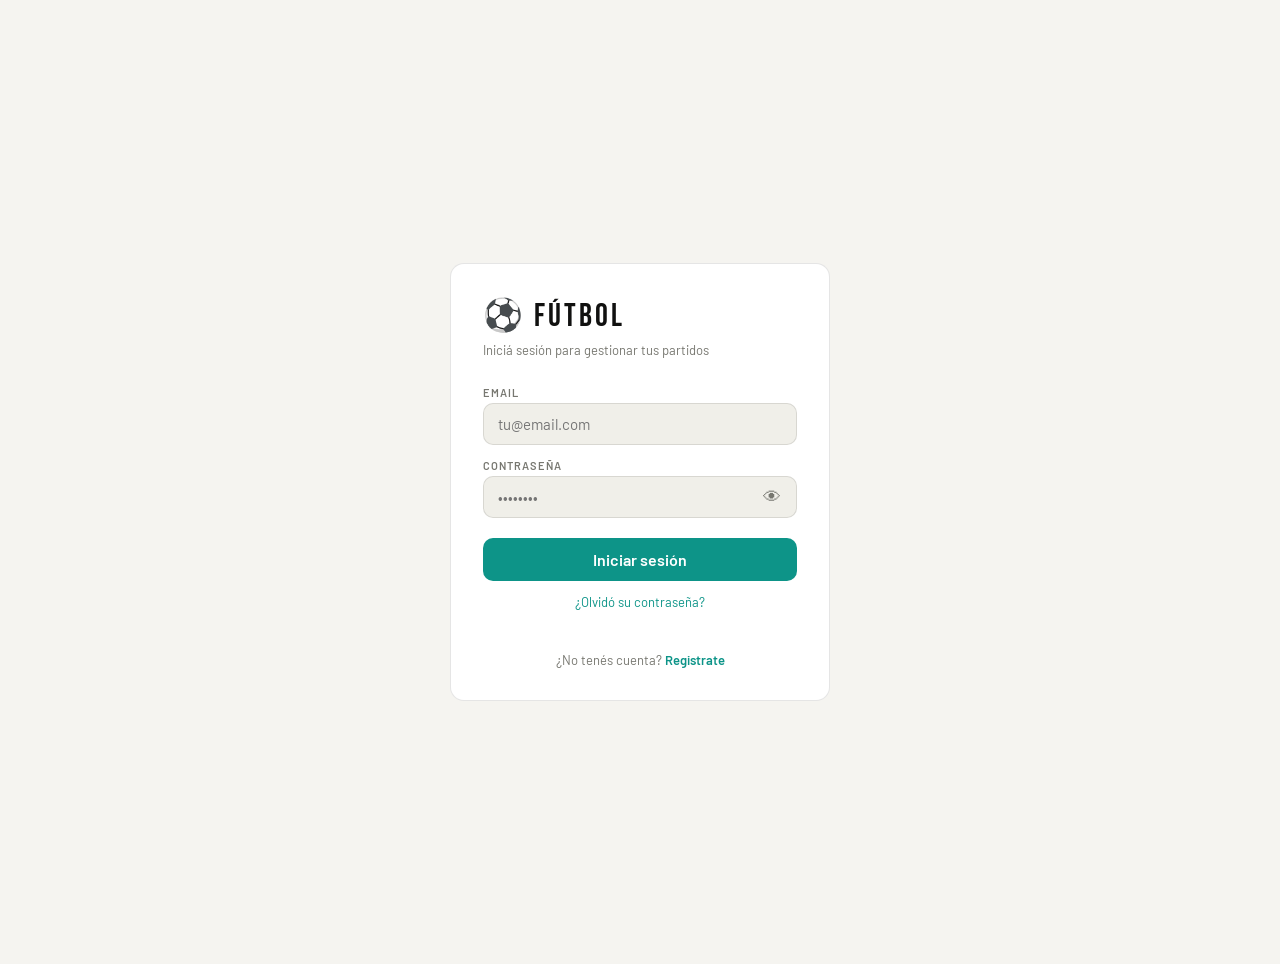
<file: index.html>
<!DOCTYPE html>
<html lang="es">
<head>
<meta charset="UTF-8">
<meta name="viewport" content="width=device-width, initial-scale=1.0">
<title>Partidos de Hoy — Fútbol</title>
<link href="https://fonts.googleapis.com/css2?family=Bebas+Neue&family=Barlow:wght@400;500;600&display=swap" rel="stylesheet">
<style>
  *, *::before, *::after { box-sizing: border-box; margin: 0; padding: 0; }
  :root {
    --bg: #f5f4f0; --card: #ffffff; --text: #111110; --muted: #777770; --hint: #aaa9a3;
    --border: rgba(0,0,0,0.1); --border-hover: rgba(0,0,0,0.22); --accent: #111110;
    --badge-bg: #efefeb; --radius: 14px; --input-bg: #f0efe9;
    --gold: #c9a84c; --silver: #8e9aaa; --bronze: #b07d52;
    --teal: #0d9488;
  }
  body { background: var(--bg); color: var(--text); font-family: 'Barlow', sans-serif; min-height: 100vh; padding: 2rem 1rem; }
  .container { max-width: 680px; margin: 0 auto; }

  #login-screen { display: flex; align-items: center; justify-content: center; min-height: 100vh; padding: 1rem; }
  .login-card { background: var(--card); border: 1px solid var(--border); border-radius: var(--radius); padding: 2rem; width: 100%; max-width: 380px; }
  .login-logo { font-family: 'Bebas Neue', sans-serif; font-size: 32px; letter-spacing: 3px; margin-bottom: 6px; }
  .login-sub { font-size: 13px; color: var(--muted); margin-bottom: 1.8rem; }
  .lfield { margin-bottom: 14px; }
  .lfield label { display: block; font-size: 11px; font-weight: 600; text-transform: uppercase; letter-spacing: 1px; color: var(--muted); margin-bottom: 4px; }
  .lfield input { width: 100%; padding: 11px 14px; border: 1.5px solid var(--border); border-radius: 10px; background: var(--input-bg); color: var(--text); font-family: 'Barlow', sans-serif; font-size: 15px; outline: none; transition: border-color 0.15s; }
  .lfield input:focus { border-color: var(--teal); }
  .pwd-wrap { position: relative; }
  .pwd-wrap input { padding-right: 44px; }
  .pwd-toggle { position: absolute; right: 12px; top: 50%; transform: translateY(-50%); background: none; border: none; cursor: pointer; color: var(--muted); font-size: 18px; padding: 4px; }
  .login-btn { width: 100%; padding: 12px; background: var(--teal); color: #fff; border: none; border-radius: 10px; font-family: 'Barlow', sans-serif; font-size: 16px; font-weight: 600; cursor: pointer; margin-top: 6px; transition: opacity 0.15s; }
  .login-btn:hover { opacity: 0.88; }
  .login-btn:disabled { opacity: 0.5; cursor: not-allowed; }
  .login-msg { font-size: 13px; margin-top: 10px; text-align: center; min-height: 18px; }
  .login-msg.err { color: #c0392b; }
  .login-msg.ok  { color: var(--teal); }
  .login-switch { text-align: center; margin-top: 14px; font-size: 13px; color: var(--muted); }
  .login-switch a { color: var(--teal); cursor: pointer; font-weight: 600; }
  .forgot { text-align: center; margin-top: 10px; }
  .forgot a { font-size: 13px; color: var(--teal); cursor: pointer; }

  #app-screen { display: none; }
  .header { margin-bottom: 2rem; display: flex; align-items: flex-start; justify-content: space-between; gap: 12px; flex-wrap: wrap; }
  .header-title { font-family: 'Bebas Neue', sans-serif; font-size: 48px; letter-spacing: 3px; line-height: 1; }
  .header-date { font-size: 12px; color: var(--muted); text-transform: uppercase; letter-spacing: 1.5px; margin-top: 4px; }
  .logout-btn { font-size: 12px; font-weight: 600; padding: 6px 14px; border-radius: 20px; border: 1.5px solid var(--border-hover); background: transparent; color: var(--muted); cursor: pointer; font-family: 'Barlow', sans-serif; transition: background 0.12s; margin-top: 8px; }
  .logout-btn:hover { background: var(--badge-bg); color: var(--text); }

  .toolbar { display: flex; gap: 10px; margin-bottom: 1.5rem; flex-wrap: wrap; }
  .btn { font-family: 'Barlow', sans-serif; font-size: 13px; font-weight: 600; padding: 8px 16px; border-radius: 30px; border: 1.5px solid var(--border-hover); background: var(--card); color: var(--text); cursor: pointer; transition: background 0.15s, transform 0.1s; }
  .btn:hover { background: var(--badge-bg); }
  .btn:active { transform: scale(0.97); }
  .btn.primary { background: var(--accent); color: #fff; border-color: var(--accent); }
  .btn.primary:hover { opacity: 0.85; }

  .section { margin-bottom: 1.5rem; }
  .section-label { font-size: 10px; font-weight: 600; letter-spacing: 2px; text-transform: uppercase; color: var(--hint); padding-left: 2px; margin-bottom: 8px; }

  .match-card { background: var(--card); border: 1px solid var(--border); border-radius: var(--radius); padding: 16px 20px; margin-bottom: 8px; display: grid; grid-template-columns: 1fr auto 1fr; align-items: center; gap: 12px; transition: border-color 0.15s, box-shadow 0.15s; animation: fadeIn 0.3s ease both; }
  .match-card:hover { border-color: var(--border-hover); box-shadow: 0 2px 12px rgba(0,0,0,0.06); }
  @keyframes fadeIn { from { opacity: 0; transform: translateY(6px); } to { opacity: 1; transform: translateY(0); } }
  .team { display: flex; flex-direction: column; gap: 2px; }
  .team.right { text-align: right; align-items: flex-end; }
  .team-name { font-size: 17px; font-weight: 600; white-space: nowrap; overflow: hidden; text-overflow: ellipsis; }
  .team-sub { font-size: 10px; color: var(--hint); text-transform: uppercase; letter-spacing: 0.5px; }
  .mid { display: flex; flex-direction: column; align-items: center; gap: 4px; flex-shrink: 0; }
  .vs-text { font-family: 'Bebas Neue', sans-serif; font-size: 20px; color: var(--muted); line-height: 1; }
  .hora-badge { font-size: 12px; font-weight: 600; background: var(--badge-bg); border: 1px solid var(--border); border-radius: 20px; padding: 3px 10px; }
  .comp-badge { font-size: 9px; font-weight: 700; letter-spacing: 0.8px; text-transform: uppercase; padding: 2px 8px; border-radius: 20px; border: 1px solid var(--border); color: var(--muted); background: var(--badge-bg); }
  .card-actions { grid-column: 1 / -1; display: flex; gap: 6px; justify-content: flex-end; margin-top: 6px; border-top: 1px solid var(--border); padding-top: 8px; }
  .card-btn { font-size: 11px; font-weight: 600; padding: 4px 12px; border-radius: 20px; border: 1px solid var(--border); background: transparent; color: var(--muted); cursor: pointer; transition: background 0.12s; font-family: 'Barlow', sans-serif; }
  .card-btn:hover { background: var(--badge-bg); color: var(--text); }
  .card-btn.del { border-color: #e0b0ab; color: #c0392b; }
  .card-btn.del:hover { background: #ffe0de; }

  .divider { border: none; border-top: 2px solid var(--border); margin: 2rem 0; }
  .tablas-title { font-family: 'Bebas Neue', sans-serif; font-size: 28px; letter-spacing: 2px; margin-bottom: 1.2rem; }
  .tabla-block { background: var(--card); border: 1px solid var(--border); border-radius: var(--radius); margin-bottom: 1.2rem; overflow: hidden; animation: fadeIn 0.3s ease both; }
  .tabla-block-header { display: flex; align-items: center; justify-content: space-between; padding: 12px 16px; border-bottom: 1px solid var(--border); gap: 8px; flex-wrap: wrap; }
  .tabla-block-name { font-family: 'Bebas Neue', sans-serif; font-size: 20px; letter-spacing: 1.5px; }
  .tabla-block-actions { display: flex; gap: 6px; }
  .tba-btn { font-size: 11px; font-weight: 600; padding: 4px 12px; border-radius: 20px; border: 1px solid var(--border); background: transparent; color: var(--muted); cursor: pointer; font-family: 'Barlow', sans-serif; transition: background 0.12s; }
  .tba-btn:hover { background: var(--badge-bg); color: var(--text); }
  .tba-btn.del { border-color: #e0b0ab; color: #c0392b; }
  .tba-btn.del:hover { background: #ffe0de; }

  table { width: 100%; border-collapse: collapse; }
  thead tr { background: var(--accent); }
  thead th { font-family: 'Bebas Neue', sans-serif; font-size: 13px; letter-spacing: 1.5px; color: #fff; padding: 9px 14px; text-align: left; font-weight: 400; }
  thead th.c { text-align: center; width: 44px; }
  thead th.pts { text-align: center; width: 60px; }
  tbody tr { border-bottom: 1px solid var(--border); transition: background 0.12s; }
  tbody tr:last-child { border-bottom: none; }
  tbody tr:hover { background: var(--badge-bg); }
  tbody td { padding: 10px 14px; font-size: 15px; }
  tbody td.c { text-align: center; }
  tbody td.equipo { font-weight: 600; }
  tbody td.pts { text-align: center; font-weight: 700; font-size: 20px; font-family: 'Bebas Neue', sans-serif; letter-spacing: 1px; }
  .pos-icon { display: inline-flex; align-items: center; justify-content: center; width: 24px; height: 24px; border-radius: 50%; font-size: 11px; font-weight: 700; font-family: 'Barlow', sans-serif; }
  .pos-1 { background: #fff3cd; color: var(--gold); }
  .pos-2 { background: #eef0f2; color: var(--silver); }
  .pos-3 { background: #f5ece4; color: var(--bronze); }
  .pos-n { background: var(--badge-bg); color: var(--muted); }
  .td-acts { display: flex; gap: 5px; justify-content: flex-end; }
  .tb-btn { font-size: 11px; padding: 3px 10px; border-radius: 20px; border: 1px solid var(--border); background: transparent; color: var(--muted); cursor: pointer; font-family: 'Barlow', sans-serif; font-weight: 600; transition: background 0.12s; }
  .tb-btn:hover { background: var(--badge-bg); color: var(--text); }
  .tb-btn.del { border-color: #e0b0ab; color: #c0392b; }
  .tb-btn.del:hover { background: #ffe0de; }

  .overlay { display: none; position: fixed; inset: 0; background: rgba(0,0,0,0.45); z-index: 100; align-items: center; justify-content: center; padding: 1rem; }
  .overlay.active { display: flex; }
  .modal { background: var(--card); border-radius: var(--radius); padding: 1.5rem; width: 100%; max-width: 460px; border: 1px solid var(--border); animation: slideUp 0.2s ease; }
  @keyframes slideUp { from { opacity: 0; transform: translateY(16px); } to { opacity: 1; transform: translateY(0); } }
  .modal h2 { font-family: 'Bebas Neue', sans-serif; font-size: 22px; letter-spacing: 1.5px; margin-bottom: 1.2rem; }
  .field { margin-bottom: 12px; }
  .field label { display: block; font-size: 11px; font-weight: 600; text-transform: uppercase; letter-spacing: 1px; color: var(--muted); margin-bottom: 4px; }
  .field input, .field select { width: 100%; padding: 9px 12px; border: 1px solid var(--border); border-radius: 8px; background: var(--input-bg); color: var(--text); font-family: 'Barlow', sans-serif; font-size: 15px; outline: none; transition: border-color 0.15s; }
  .field input:focus, .field select:focus { border-color: var(--border-hover); }
  .two-col { display: grid; grid-template-columns: 1fr 1fr; gap: 10px; }
  .modal-actions { display: flex; gap: 8px; justify-content: flex-end; margin-top: 1.2rem; }

  .empty { text-align: center; padding: 2rem 1rem; color: var(--hint); font-size: 14px; border: 1.5px dashed var(--border); border-radius: var(--radius); }
  .empty span { display: block; font-family: 'Bebas Neue', sans-serif; font-size: 26px; letter-spacing: 2px; color: var(--border-hover); margin-bottom: 6px; }
  .loading { text-align: center; padding: 3rem; color: var(--muted); font-size: 14px; }
  .loading span { display: block; font-family: 'Bebas Neue', sans-serif; font-size: 24px; letter-spacing: 2px; margin-bottom: 6px; animation: pulse 1.2s ease-in-out infinite; }
  @keyframes pulse { 0%,100%{opacity:1} 50%{opacity:0.4} }

  @media (max-width: 480px) {
    .header-title { font-size: 36px; }
    .team-name { font-size: 14px; }
    .match-card { padding: 12px 14px; gap: 8px; }
    .two-col { grid-template-columns: 1fr; }
    .toolbar { gap: 6px; }
    .btn { font-size: 12px; padding: 7px 12px; }
  }
</style>
</head>
<body>

<div id="login-screen">
  <div class="login-card">
    <div class="login-logo">⚽ Fútbol</div>
    <div class="login-sub">Iniciá sesión para gestionar tus partidos</div>
    <div id="login-form">
      <div class="lfield"><label>Email</label><input id="l-email" type="email" placeholder="tu@email.com"></div>
      <div class="lfield">
        <label>Contraseña</label>
        <div class="pwd-wrap">
          <input id="l-pwd" type="password" placeholder="••••••••">
          <button class="pwd-toggle" onclick="togglePwd('l-pwd',this)" type="button">👁</button>
        </div>
      </div>
      <button class="login-btn" id="btn-login" onclick="iniciarSesion()">Iniciar sesión</button>
      <div class="forgot"><a onclick="olvidePwd()">¿Olvidó su contraseña?</a></div>
      <div class="login-msg err" id="login-err"></div>
      <div class="login-switch">¿No tenés cuenta? <a onclick="mostrarRegistro()">Registrate</a></div>
    </div>
    <div id="registro-form" style="display:none">
      <div class="lfield"><label>Email</label><input id="r-email" type="email" placeholder="tu@email.com"></div>
      <div class="lfield">
        <label>Contraseña</label>
        <div class="pwd-wrap">
          <input id="r-pwd" type="password" placeholder="Mínimo 6 caracteres">
          <button class="pwd-toggle" onclick="togglePwd('r-pwd',this)" type="button">👁</button>
        </div>
      </div>
      <button class="login-btn" onclick="registrarse()">Crear cuenta</button>
      <div class="login-msg err" id="reg-err"></div>
      <div class="login-switch">¿Ya tenés cuenta? <a onclick="mostrarLogin()">Iniciá sesión</a></div>
    </div>
  </div>
</div>

<div id="app-screen">
  <div class="container">
    <div class="header">
      <div>
        <div class="header-title">⚽ Calendario de Partidos</div>
        <div class="header-date" id="fecha-hoy"></div>
      </div>
      <button class="logout-btn" onclick="cerrarSesion()">Cerrar sesión</button>
    </div>
    <div class="toolbar">
      <button class="btn primary" onclick="abrirModalPartido()">+ Partido</button>
      <button class="btn primary" onclick="abrirModalNuevaTabla()">+ Nueva tabla</button>
      <button class="btn primary" onclick="abrirModalEquipo()">+ Equipo a tabla</button>
    </div>
    <div id="partidos-container"><div class="loading"><span>Cargando...</span></div></div>
    <hr class="divider">
    <div class="tablas-title">Tablas de posiciones</div>
    <div id="tablas-container"><div class="loading"><span>Cargando...</span></div></div>
  </div>
</div>

<div class="overlay" id="overlay-partido">
  <div class="modal">
    <h2 id="mp-title">Nuevo partido</h2>
    <div class="two-col">
      <div class="field"><label>Equipo local</label><input id="f-local" type="text" placeholder="Ej: River Plate"></div>
      <div class="field"><label>Equipo visitante</label><input id="f-visitante" type="text" placeholder="Ej: Boca Juniors"></div>
    </div>
    <div class="two-col">
      <div class="field"><label>Hora</label><input id="f-hora" type="time" value="20:00"></div>
      <div class="field"><label>Competición</label><input id="f-comp" type="text" placeholder="LPF"></div>
    </div>
    <div class="field"><label>Zona / Detalle (opcional)</label><input id="f-zona" type="text" placeholder="Zona A, Interzonal..."></div>
    <div class="modal-actions">
      <button class="btn" onclick="cerrar('overlay-partido')">Cancelar</button>
      <button class="btn primary" onclick="guardarPartido()">Guardar</button>
    </div>
  </div>
</div>

<div class="overlay" id="overlay-nueva-tabla">
  <div class="modal">
    <h2>Nueva tabla</h2>
    <div class="field"><label>Nombre de la tabla</label><input id="nt-nombre" type="text" placeholder="Ej: Zona A, Liga local..."></div>
    <div class="modal-actions">
      <button class="btn" onclick="cerrar('overlay-nueva-tabla')">Cancelar</button>
      <button class="btn primary" onclick="guardarNuevaTabla()">Crear tabla</button>
    </div>
  </div>
</div>

<div class="overlay" id="overlay-rename-tabla">
  <div class="modal">
    <h2>Renombrar tabla</h2>
    <div class="field"><label>Nuevo nombre</label><input id="rt-nombre" type="text"></div>
    <div class="modal-actions">
      <button class="btn" onclick="cerrar('overlay-rename-tabla')">Cancelar</button>
      <button class="btn primary" onclick="guardarRename()">Guardar</button>
    </div>
  </div>
</div>

<div class="overlay" id="overlay-equipo">
  <div class="modal">
    <h2 id="me-title">Agregar equipo a tabla</h2>
    <div class="field"><label>¿A qué tabla?</label><select id="t-tabla"></select></div>
    <div class="field"><label>Nombre del equipo</label><input id="t-nombre" type="text" placeholder="Ej: EFI"></div>
    <div class="field"><label>Puntos</label><input id="t-pts" type="number" min="0" placeholder="Ej: 23"></div>
    <div class="modal-actions">
      <button class="btn" onclick="cerrar('overlay-equipo')">Cancelar</button>
      <button class="btn primary" onclick="guardarEquipo()">Guardar</button>
    </div>
  </div>
</div>

<script>
// ── CONFIG ──────────────────────────────────────────
const SUPABASE_URL  = 'https://jzagaemzitudabeuufsv.supabase.co'
const SUPABASE_ANON = 'eyJhbGciOiJIUzI1NiIsInR5cCI6IkpXVCJ9.eyJpc3MiOiJzdXBhYmFzZSIsInJlZiI6Imp6YWdhZW16aXR1ZGFiZXV1ZnN2Iiwicm9sZSI6ImFub24iLCJpYXQiOjE3NzUzMzQxMDQsImV4cCI6MjA5MDkxMDEwNH0.iWXDZzevNemvRhT3nMi73TefgesNlekj9onrRCEhQJI'
const STORAGE_KEY   = 'futbol_session'
// ────────────────────────────────────────────────────

// ── API directa sin SDK (evita el bug del lock) ──────
async function sbFetch(path, options = {}) {
  const session = getSession()
  const headers = {
    'apikey': SUPABASE_ANON,
    'Content-Type': 'application/json',
    ...(session ? { 'Authorization': `Bearer ${session.access_token}` } : {}),
    ...options.headers
  }
  const res = await fetch(`${SUPABASE_URL}/rest/v1/${path}`, { ...options, headers })
  if (!res.ok) {
    const err = await res.json()
    throw new Error(JSON.stringify(err))
  }
  const text = await res.text()
  return text ? JSON.parse(text) : null
}

async function sbAuth(endpoint, body) {
  const res = await fetch(`${SUPABASE_URL}/auth/v1/${endpoint}`, {
    method: 'POST',
    headers: { 'apikey': SUPABASE_ANON, 'Content-Type': 'application/json' },
    body: JSON.stringify(body)
  })
  const data = await res.json()
  if (!res.ok) throw new Error(data.error_description || data.msg || 'Error de autenticación')
  return data
}

// ── SESIÓN en localStorage ───────────────────────────
function getSession() {
  try { return JSON.parse(localStorage.getItem(STORAGE_KEY)) } catch { return null }
}
function saveSession(s) { localStorage.setItem(STORAGE_KEY, JSON.stringify(s)) }
function clearSession() { localStorage.removeItem(STORAGE_KEY) }

// ── ESTADO ───────────────────────────────────────────
let userId = null
let editPId = null, editTablaId = null, editEId = null, renameTablaId = null
let tablasCache = [], partidosCache = []

document.getElementById('fecha-hoy').textContent = new Date().toLocaleDateString('es-AR',{weekday:'long',year:'numeric',month:'long',day:'numeric'})

// ── INIT ─────────────────────────────────────────────
window.addEventListener('load', async () => {
  const session = getSession()
  if (session && session.access_token) {
    userId = session.user.id
    mostrarApp()
    await cargarTodo()
  } else {
    mostrarLoginScreen()
  }
})

function mostrarApp() {
  document.getElementById('login-screen').style.display = 'none'
  document.getElementById('app-screen').style.display = 'block'
}
function mostrarLoginScreen() {
  document.getElementById('app-screen').style.display = 'none'
  document.getElementById('login-screen').style.display = 'flex'
}

// ── AUTH ─────────────────────────────────────────────
function togglePwd(inputId, btn) {
  const inp = document.getElementById(inputId)
  inp.type = inp.type === 'password' ? 'text' : 'password'
  btn.textContent = inp.type === 'password' ? '👁' : '🙈'
}
function mostrarRegistro() { document.getElementById('login-form').style.display='none'; document.getElementById('registro-form').style.display=''; }
function mostrarLogin()    { document.getElementById('registro-form').style.display='none'; document.getElementById('login-form').style.display=''; }

async function iniciarSesion() {
  const email = document.getElementById('l-email').value.trim()
  const pwd   = document.getElementById('l-pwd').value
  const err   = document.getElementById('login-err')
  err.textContent = ''
  if (!email || !pwd) { err.textContent = 'Completá email y contraseña.'; return; }
  const btn = document.getElementById('btn-login')
  btn.disabled = true; btn.textContent = 'Ingresando...'
  try {
    const data = await sbAuth('token?grant_type=password', { email, password: pwd })
    saveSession({ access_token: data.access_token, refresh_token: data.refresh_token, user: data.user })
    userId = data.user.id
    mostrarApp()
    await cargarTodo()
  } catch(e) {
    err.textContent = 'Email o contraseña incorrectos.'
  }
  btn.disabled = false; btn.textContent = 'Iniciar sesión'
}

async function registrarse() {
  const email = document.getElementById('r-email').value.trim()
  const pwd   = document.getElementById('r-pwd').value
  const err   = document.getElementById('reg-err')
  err.className = 'login-msg err'; err.textContent = ''
  if (pwd.length < 6) { err.textContent = 'La contraseña debe tener al menos 6 caracteres.'; return; }
  try {
    await sbAuth('signup', { email, password: pwd })
    err.className = 'login-msg ok'
    err.textContent = '¡Cuenta creada! Revisá tu email para confirmar.'
  } catch(e) {
    err.textContent = e.message
  }
}

async function olvidePwd() {
  const email = document.getElementById('l-email').value.trim()
  const err = document.getElementById('login-err')
  if (!email) { err.textContent = 'Ingresá tu email primero.'; return; }
  await fetch(`${SUPABASE_URL}/auth/v1/recover`, {
    method: 'POST',
    headers: { 'apikey': SUPABASE_ANON, 'Content-Type': 'application/json' },
    body: JSON.stringify({ email })
  })
  err.className = 'login-msg ok'
  err.textContent = 'Te enviamos un email para resetear la contraseña.'
}

function cerrarSesion() {
  clearSession()
  userId = null; tablasCache = []; partidosCache = []
  mostrarLoginScreen()
}

// ── CARGAR ───────────────────────────────────────────
async function cargarTodo() {
  await Promise.all([cargarPartidos(), cargarTablas()])
}

// ── PARTIDOS ─────────────────────────────────────────
async function cargarPartidos() {
  try {
    const data = await sbFetch(`partidos?user_id=eq.${userId}&order=hora`, { headers: { 'Prefer': 'return=representation' } })
    partidosCache = data || []
    renderPartidos(partidosCache)
  } catch(e) { console.error('cargar partidos:', e) }
}

function renderPartidos(partidos) {
  const c = document.getElementById('partidos-container')
  if (!partidos.length) { c.innerHTML = `<div class="empty"><span>Sin partidos</span>Usá "+ Partido" para agregar.</div>`; return; }
  const grupos = {}
  partidos.forEach(p => { const k = p.comp||'Sin comp'; if(!grupos[k]) grupos[k]=[]; grupos[k].push(p); })
  let html = ''
  for (const [comp, items] of Object.entries(grupos)) {
    html += `<div class="section"><div class="section-label">${esc(comp)}</div>`
    items.forEach(p => {
      html += `<div class="match-card">
        <div class="team"><div class="team-name">${esc(p.local)}</div><div class="team-sub">Local${p.zona?' · '+esc(p.zona):''}</div></div>
        <div class="mid"><div class="hora-badge">${esc(p.hora)}</div><div class="vs-text">vs</div><div class="comp-badge">${esc(p.comp)}</div></div>
        <div class="team right"><div class="team-name">${esc(p.visitante)}</div><div class="team-sub">Visitante${p.zona?' · '+esc(p.zona):''}</div></div>
        <div class="card-actions">
          <button class="card-btn" onclick="abrirModalPartido('${p.id}')">✏️ Editar</button>
          <button class="card-btn del" onclick="eliminarPartido('${p.id}')">🗑 Eliminar</button>
        </div>
      </div>`
    })
    html += `</div>`
  }
  c.innerHTML = html
}

function abrirModalPartido(id) {
  editPId = id || null
  document.getElementById('mp-title').textContent = id ? 'Editar partido' : 'Nuevo partido'
  const p = id ? partidosCache.find(x => x.id === id) : null
  document.getElementById('f-local').value     = p ? p.local : ''
  document.getElementById('f-visitante').value = p ? p.visitante : ''
  document.getElementById('f-hora').value      = p ? p.hora : '20:00'
  document.getElementById('f-comp').value      = p ? p.comp : 'LPF'
  document.getElementById('f-zona').value      = p ? p.zona||'' : ''
  abrir('overlay-partido')
  setTimeout(() => document.getElementById('f-local').focus(), 80)
}

async function guardarPartido() {
  const local     = document.getElementById('f-local').value.trim()
  const visitante = document.getElementById('f-visitante').value.trim()
  if (!local || !visitante) { document.getElementById('f-local').focus(); return; }
  const obj = { local, visitante, hora: document.getElementById('f-hora').value, comp: document.getElementById('f-comp').value.trim()||'LPF', zona: document.getElementById('f-zona').value.trim(), user_id: userId }
  try {
    if (editPId) {
      await sbFetch(`partidos?id=eq.${editPId}`, { method: 'PATCH', body: JSON.stringify(obj) })
    } else {
      await sbFetch('partidos', { method: 'POST', body: JSON.stringify(obj), headers: { 'Prefer': 'return=minimal' } })
    }
    cerrar('overlay-partido'); editPId = null; await cargarPartidos()
  } catch(e) { console.error('guardar partido:', e) }
}

async function eliminarPartido(id) {
  if (!confirm('¿Eliminar partido?')) return
  try {
    await sbFetch(`partidos?id=eq.${id}`, { method: 'DELETE' })
    await cargarPartidos()
  } catch(e) { console.error(e) }
}

// ── TABLAS ───────────────────────────────────────────
async function cargarTablas() {
  try {
    const tablas = await sbFetch(`tablas_pos?user_id=eq.${userId}&order=created_at`)
    for (const t of (tablas || [])) {
      t.equipos = await sbFetch(`equipos?tabla_id=eq.${t.id}&order=pts.desc`) || []
    }
    tablasCache = tablas || []
    renderTablas(tablasCache)
  } catch(e) { console.error('cargar tablas:', e) }
}

function renderTablas(tablas) {
  const c = document.getElementById('tablas-container')
  if (!tablas.length) { c.innerHTML = `<div class="empty"><span>Sin tablas</span>Usá "+ Nueva tabla" para crear una.</div>`; return; }
  const cls = ['pos-1','pos-2','pos-3']
  let html = ''
  tablas.forEach(t => {
    const equipos = t.equipos || []
    const sorted = [...equipos].sort((a,b) => b.pts - a.pts)
    const rows = sorted.length
      ? sorted.map((eq,i) => `<tr>
          <td class="c"><span class="pos-icon ${i<3?cls[i]:'pos-n'}">${i+1}</span></td>
          <td class="equipo">${esc(eq.nombre)}</td>
          <td class="pts">${eq.pts}</td>
          <td><div class="td-acts">
            <button class="tb-btn" onclick="abrirModalEquipoEditar('${t.id}','${eq.id}')">✏️</button>
            <button class="tb-btn del" onclick="eliminarEquipo('${t.id}','${eq.id}')">🗑</button>
          </div></td>
        </tr>`).join('')
      : `<tr><td colspan="4" style="padding:16px;text-align:center;color:var(--hint);font-size:13px;">Sin equipos — usá "+ Equipo a tabla"</td></tr>`
    html += `<div class="tabla-block">
      <div class="tabla-block-header">
        <div class="tabla-block-name">${esc(t.nombre)}</div>
        <div class="tabla-block-actions">
          <button class="tba-btn" onclick="abrirModalRename('${t.id}')">✏️ Renombrar</button>
          <button class="tba-btn del" onclick="eliminarTabla('${t.id}')">🗑 Borrar</button>
        </div>
      </div>
      <table>
        <thead><tr><th class="c">#</th><th>Equipo</th><th class="pts">PTS</th><th></th></tr></thead>
        <tbody>${rows}</tbody>
      </table>
    </div>`
  })
  c.innerHTML = html
}

function abrirModalNuevaTabla() {
  document.getElementById('nt-nombre').value = ''
  abrir('overlay-nueva-tabla')
  setTimeout(() => document.getElementById('nt-nombre').focus(), 80)
}
async function guardarNuevaTabla() {
  const nombre = document.getElementById('nt-nombre').value.trim()
  if (!nombre) { document.getElementById('nt-nombre').focus(); return; }
  try {
    await sbFetch('tablas_pos', { method: 'POST', body: JSON.stringify({ nombre, user_id: userId }), headers: { 'Prefer': 'return=minimal' } })
    cerrar('overlay-nueva-tabla'); await cargarTablas()
  } catch(e) { console.error('nueva tabla:', e) }
}

function abrirModalRename(tablaId) {
  renameTablaId = tablaId
  const t = tablasCache.find(x => x.id === tablaId)
  document.getElementById('rt-nombre').value = t ? t.nombre : ''
  abrir('overlay-rename-tabla')
  setTimeout(() => document.getElementById('rt-nombre').focus(), 80)
}
async function guardarRename() {
  const nombre = document.getElementById('rt-nombre').value.trim()
  if (!nombre) return
  try {
    await sbFetch(`tablas_pos?id=eq.${renameTablaId}`, { method: 'PATCH', body: JSON.stringify({ nombre }) })
    cerrar('overlay-rename-tabla'); renameTablaId = null; await cargarTablas()
  } catch(e) { console.error(e) }
}
async function eliminarTabla(id) {
  if (!confirm('¿Eliminar esta tabla y todos sus equipos?')) return
  try {
    await sbFetch(`tablas_pos?id=eq.${id}`, { method: 'DELETE' })
    await cargarTablas()
  } catch(e) { console.error(e) }
}

// ── EQUIPOS ──────────────────────────────────────────
function poblarSelectTablas(selId) {
  const sel = document.getElementById('t-tabla')
  sel.innerHTML = ''
  if (!tablasCache.length) { sel.innerHTML = '<option value="">— Primero creá una tabla —</option>'; return; }
  tablasCache.forEach(t => {
    const opt = document.createElement('option')
    opt.value = t.id; opt.textContent = t.nombre
    if (selId && t.id === selId) opt.selected = true
    sel.appendChild(opt)
  })
}

function abrirModalEquipo() {
  editTablaId = null; editEId = null
  document.getElementById('me-title').textContent = 'Agregar equipo a tabla'
  poblarSelectTablas(null)
  document.getElementById('t-tabla').disabled = false
  document.getElementById('t-nombre').value = ''
  document.getElementById('t-pts').value = ''
  abrir('overlay-equipo')
  setTimeout(() => document.getElementById('t-nombre').focus(), 80)
}

function abrirModalEquipoEditar(tablaId, equipoId) {
  editTablaId = tablaId; editEId = equipoId
  document.getElementById('me-title').textContent = 'Editar equipo'
  poblarSelectTablas(tablaId)
  document.getElementById('t-tabla').disabled = true
  const t = tablasCache.find(x => x.id === tablaId)
  const eq = t ? (t.equipos||[]).find(x => x.id === equipoId) : null
  document.getElementById('t-nombre').value = eq ? eq.nombre : ''
  document.getElementById('t-pts').value   = eq ? eq.pts   : ''
  abrir('overlay-equipo')
  setTimeout(() => document.getElementById('t-nombre').focus(), 80)
}

async function guardarEquipo() {
  const tablaId = document.getElementById('t-tabla').value
  const nombre  = document.getElementById('t-nombre').value.trim()
  const pts     = parseInt(document.getElementById('t-pts').value) || 0
  if (!tablaId || !nombre) { document.getElementById('t-nombre').focus(); return; }
  try {
    if (editEId) {
      await sbFetch(`equipos?id=eq.${editEId}`, { method: 'PATCH', body: JSON.stringify({ nombre, pts }) })
    } else {
      await sbFetch('equipos', { method: 'POST', body: JSON.stringify({ tabla_id: tablaId, nombre, pts, user_id: userId }), headers: { 'Prefer': 'return=minimal' } })
    }
    cerrar('overlay-equipo'); editTablaId = null; editEId = null; await cargarTablas()
  } catch(e) { console.error('guardar equipo:', e) }
}

async function eliminarEquipo(tablaId, equipoId) {
  if (!confirm('¿Eliminar equipo?')) return
  try {
    await sbFetch(`equipos?id=eq.${equipoId}`, { method: 'DELETE' })
    await cargarTablas()
  } catch(e) { console.error(e) }
}

// ── UTILS ────────────────────────────────────────────
function esc(s){ return String(s).replace(/&/g,'&amp;').replace(/</g,'&lt;').replace(/>/g,'&gt;').replace(/"/g,'&quot;'); }
function abrir(id){ document.getElementById(id).classList.add('active'); }
function cerrar(id){ document.getElementById(id).classList.remove('active'); }

document.querySelectorAll('.overlay').forEach(o => {
  o.addEventListener('click', function(e){ if(e.target===this) this.classList.remove('active'); })
})
document.addEventListener('keydown', e => {
  if(e.key==='Escape') document.querySelectorAll('.overlay').forEach(o=>o.classList.remove('active'))
})
</script>
</body>
</html>
</file>
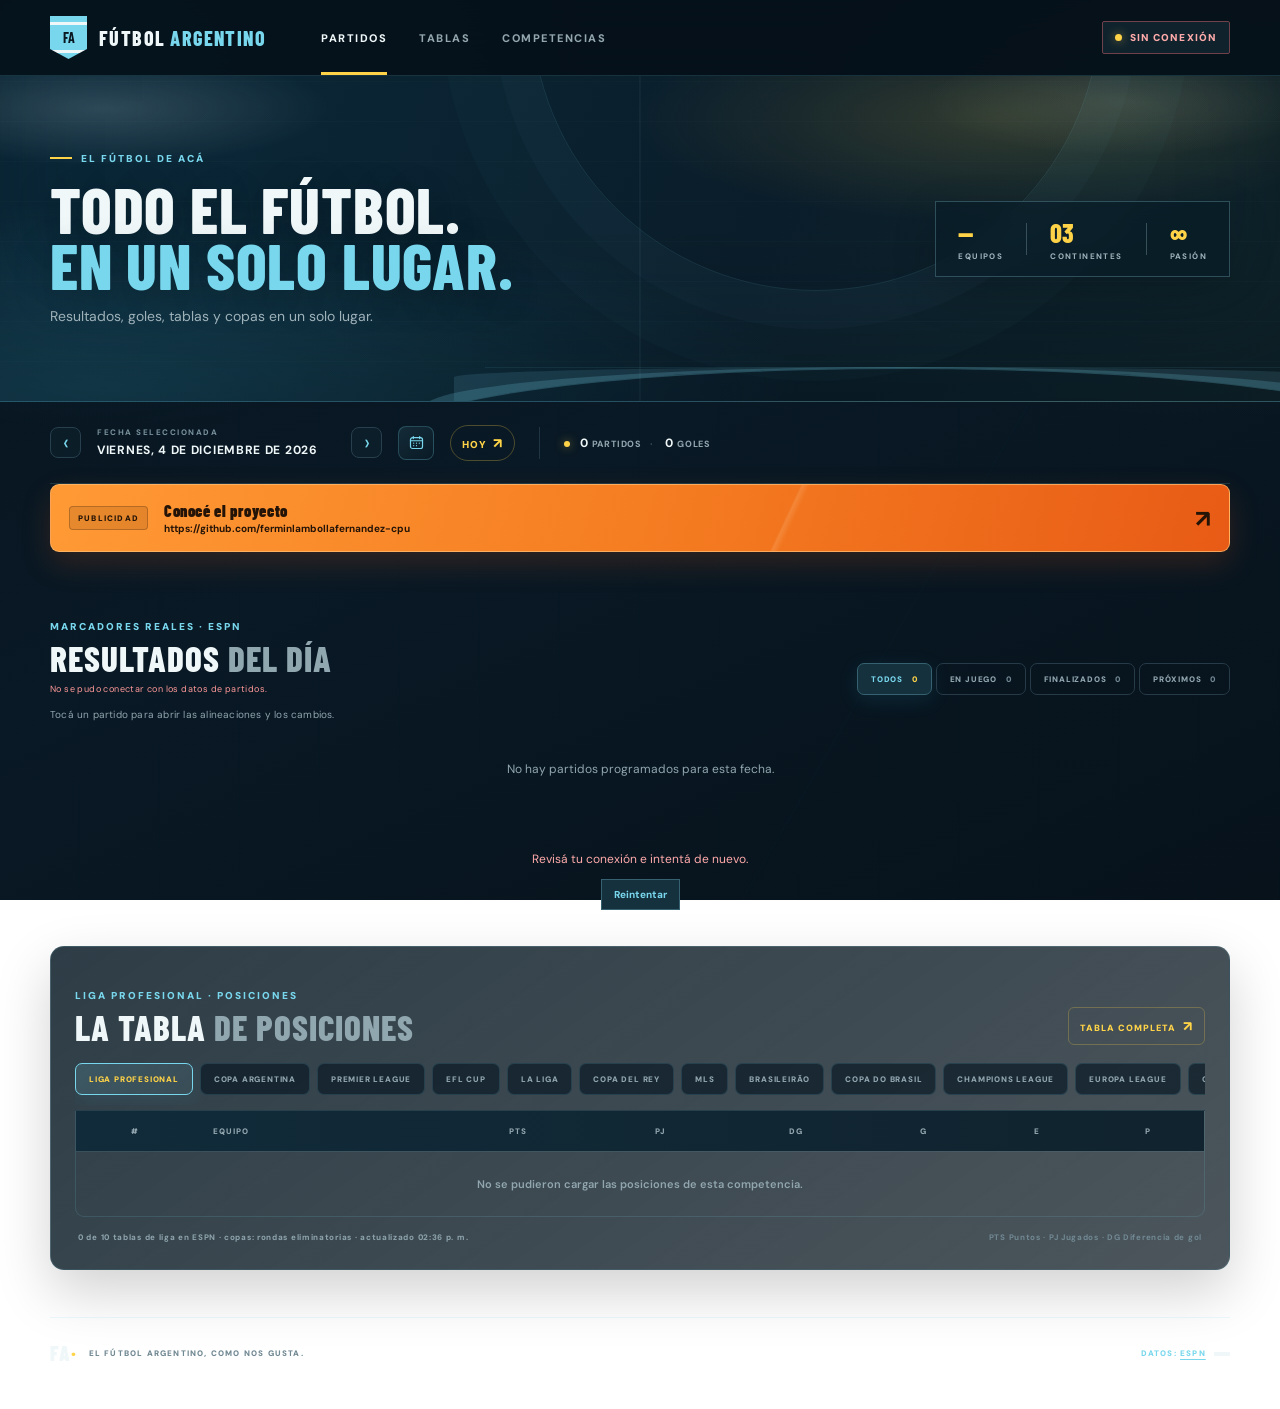
<file: resultados-argentinos/index.html>
<!doctype html>
<html lang="es">
<head>
  <meta charset="utf-8">
  <meta name="viewport" content="width=device-width, initial-scale=1">
  <meta name="theme-color" content="#07131d">
  <title>Fútbol Argentino — Resultados y tablas</title>
  <link rel="preconnect" href="https://fonts.googleapis.com">
  <link rel="preconnect" href="https://fonts.gstatic.com" crossorigin>
  <link href="https://fonts.googleapis.com/css2?family=Barlow+Condensed:wght@600;700;800;900&family=DM+Sans:wght@400;500;600;700;800&display=swap" rel="stylesheet">
  <link rel="stylesheet" href="style.css?v=prediction-20261104">
</head>
<body>
  <header class="topbar">
    <a class="brand" href="#inicio" aria-label="Fútbol Argentino, inicio">
      <span class="brand-mark"><i></i><b>FA</b><i></i></span>
      <span class="brand-name">FÚTBOL<span>ARGENTINO</span></span>
    </a>
    <nav class="main-nav" aria-label="Navegación principal">
      <a class="nav-link active" href="#resultados">PARTIDOS</a>
      <a class="nav-link" href="#tablas">TABLAS</a>
      <a class="nav-link" href="#ligas">COMPETENCIAS</a>
    </nav>
    <div class="live-pill"><span class="live-dot"></span> CARGANDO DATOS</div>
  </header>

  <main id="inicio">
    <section class="hero">
      <div class="hero-copy">
        <div class="eyebrow"><span class="eyebrow-line"></span> EL FÚTBOL DE ACÁ</div>
        <h1>Todo el fútbol.<br><em>En un solo lugar.</em></h1>
        <p>Resultados, goles, tablas y copas en un solo lugar.</p>
      </div>
      <div class="hero-stats">
        <div><strong id="teamCount">—</strong><span>EQUIPOS</span></div><i></i><div><strong>03</strong><span>CONTINENTES</span></div><i></i><div><strong>∞</strong><span>PASIÓN</span></div>
      </div>
      <div class="hero-sun"></div>
    </section>

    <div class="content-wrap">
      <section class="datebar" aria-label="Elegir fecha">
        <button class="date-arrow" id="prevDate" aria-label="Día anterior">‹</button>
        <div class="date-center"><span class="date-label">FECHA SELECCIONADA</span><strong id="selectedDate">SÁBADO, 24 DE OCTUBRE</strong></div>
        <button class="date-arrow" id="nextDate" aria-label="Día siguiente">›</button>
        <label class="calendar-control" title="Elegir una fecha">
          <svg viewBox="0 0 24 24" aria-hidden="true"><rect x="3.5" y="5" width="17" height="15.5" rx="3"></rect><path d="M7.5 3.5v3M16.5 3.5v3M3.5 9.5h17"></path><path d="M8 13h.01M12 13h.01M16 13h.01M8 16.5h.01M12 16.5h.01"></path></svg>
          <input id="datePicker" type="date" aria-label="Ir a una fecha">
        </label>
        <button class="today-button" id="todayButton">HOY <span>↗</span></button>
        <div class="date-divider"></div>
        <div class="date-summary"><span class="live-dot"></span><strong id="dayMatches">—</strong> PARTIDOS <span class="summary-sep">·</span> <strong id="dayGoals">—</strong> GOLES</div>
      </section>

      <a class="github-ad" href="https://github.com/ferminlambollafernandez-cpu" target="_blank" rel="noopener noreferrer" aria-label="Visitar GitHub de ferminlambollafernandez-cpu">
        <span class="github-ad-label">PUBLICIDAD</span>
        <span class="github-ad-copy"><strong>Conocé el proyecto</strong><span>https://github.com/ferminlambollafernandez-cpu</span></span>
        <span class="github-ad-arrow" aria-hidden="true">↗</span>
      </a>

      <section id="resultados" class="section-block">
        <div class="section-heading">
          <div><span class="section-kicker" id="competitionLabel">MARCADORES REALES · ESPN</span><h2>RESULTADOS <span>DEL DÍA</span></h2><span class="feed-status" id="feedStatus" role="status">Conectando con ESPN…</span></div>
          <div class="filter-tabs" role="group" aria-label="Filtrar partidos">
            <button class="filter active" data-filter="all">TODOS <span>0</span></button>
            <button class="filter" data-filter="live">EN JUEGO <span>0</span></button>
            <button class="filter" data-filter="finished">FINALIZADOS <span>0</span></button>
            <button class="filter" data-filter="upcoming">PRÓXIMOS <span>0</span></button>
          </div>
        </div>
        <p class="match-hint">Tocá un partido para abrir las alineaciones y los cambios.</p>
        <div class="match-list" id="matchList" aria-live="polite"><div class="empty-state">Cargando partidos…</div></div>
      </section>

      <section class="table-section" id="tablas">
        <div class="table-title-row">
          <div><span class="section-kicker" id="tableCompetition">POSICIONES ACTUALES</span><h2>LA TABLA <span>DE POSICIONES</span></h2></div>
          <a class="all-table-link" href="#tablaCompleta">TABLA COMPLETA <span>↗</span></a>
        </div>
        <div class="standings-competitions" id="standingsCompetitions" role="tablist" aria-label="Elegir competencia"></div>
        <div class="table-tabs" id="standingsTabs" role="tablist" aria-label="Tabla de posiciones"></div>
        <div class="table-scroll" id="tablaCompleta">
          <table>
            <thead><tr><th class="position-col">#</th><th class="club-col">EQUIPO</th><th>PTS</th><th>PJ</th><th>DG</th><th>G</th><th>E</th><th>P</th></tr></thead>
            <tbody id="standingsBody"></tbody>
          </table>
        </div>
        <div class="table-legend"><span id="tableStatus">Cargando tabla…</span><span>PTS Puntos · PJ Jugados · DG Diferencia de gol</span></div>
      </section>
      <footer><span class="footer-brand">FA<span>·</span></span><span>EL FÚTBOL ARGENTINO, COMO NOS GUSTA.</span><span class="footer-right">DATOS: <a href="https://www.espn.com/soccer/" target="_blank" rel="noopener">ESPN</a> <i></i></span></footer>
    </div>
  </main>
  <script src="app.js?v=prediction-20261104"></script>
</body>
</html>
</file>
<file: resultados-argentinos/style.css>
:root{--navy:#07131d;--panel:#0e1d29;--panel2:#102332;--line:#203544;--sky:#79d7ed;--blue:#30b4d4;--yellow:#ffd348;--white:#eff7f8;--muted:#91a6af;--green:#9de05e}
*{box-sizing:border-box}html{scroll-behavior:smooth}body{margin:0;background:var(--navy);color:var(--white);font-family:'DM Sans',sans-serif;font-size:14px}button,a{font:inherit}button{color:inherit}.topbar{height:76px;padding:0 max(calc((100vw - 1180px)/2),32px);display:flex;align-items:center;gap:55px;border-bottom:1px solid rgba(166,219,230,.13);background:#081720;position:sticky;top:0;z-index:10}.brand{display:flex;align-items:center;gap:12px;text-decoration:none;color:inherit}.brand-mark{width:37px;height:43px;display:flex;flex-direction:column;align-items:center;justify-content:space-evenly;clip-path:polygon(0 0,100% 0,100% 77%,50% 100%,0 77%);background:var(--sky);color:#081720;font-family:'Barlow Condensed',sans-serif;font-size:14px;font-weight:900}.brand-mark i{height:3px;width:100%;background:var(--white)}.brand-mark b{line-height:12px}.brand-name{font-family:'Barlow Condensed',sans-serif;font-weight:800;font-size:20px;letter-spacing:1.4px}.brand-name span{color:var(--sky);margin-left:5px}.main-nav{display:flex;height:100%;align-items:stretch;gap:32px}.nav-link{display:flex;align-items:center;text-decoration:none;color:#94a7af;font-weight:800;font-size:11px;letter-spacing:1.5px;position:relative}.nav-link.active,.nav-link:hover{color:var(--white)}.nav-link.active:after{content:"";position:absolute;bottom:0;left:0;right:0;height:3px;background:var(--yellow)}.live-pill{margin-left:auto;border:1px solid #344959;background:#10232d;padding:9px 12px;border-radius:2px;font-size:10px;font-weight:900;letter-spacing:1.1px;color:#d9e5e8;cursor:pointer;display:flex;gap:8px;align-items:center}.live-pill[aria-pressed=true]{border-color:var(--yellow);color:var(--yellow)}.live-dot{width:7px;height:7px;display:inline-block;border-radius:50%;background:var(--yellow);box-shadow:0 0 10px #ffd34888;animation:pulse 1.8s infinite}@keyframes pulse{50%{opacity:.45}}
.hero{min-height:294px;padding:52px max(calc((100vw - 1180px)/2),32px);position:relative;overflow:hidden;background:linear-gradient(103deg,#0c2635 0%,#0a1b27 59%,#112c35 100%);display:flex;align-items:center;justify-content:space-between;border-bottom:1px solid #1c3947}.hero:before{content:"";position:absolute;inset:0;background:repeating-linear-gradient(0deg,transparent 0 45px,rgba(137,206,220,.035) 46px),linear-gradient(90deg,transparent 68%,rgba(95,191,213,.06) 68.1%,transparent 68.3%);pointer-events:none}.hero-copy,.hero-stats{position:relative;z-index:1}.eyebrow,.section-kicker{font-size:10px;font-weight:900;letter-spacing:2px;color:var(--sky)}.eyebrow{display:flex;align-items:center;gap:9px}.eyebrow-line{height:2px;width:22px;background:var(--yellow)}h1{font-family:'Barlow Condensed',sans-serif;text-transform:uppercase;letter-spacing:.5px;line-height:.88;margin:16px 0 14px;font-size:58px;font-weight:800}h1 em{font-style:normal;color:var(--sky)}.hero-copy p{color:#9fb2ba;margin:0;font-size:13px}.hero-stats{display:flex;align-items:center;gap:23px;padding:15px 22px;border:1px solid #36515d;background:#0b202a99}.hero-stats div{display:flex;flex-direction:column;gap:3px}.hero-stats strong{font:800 26px 'Barlow Condensed',sans-serif;color:var(--yellow)}.hero-stats span{font-size:8px;letter-spacing:1.4px;color:#9db2bb;font-weight:800}.hero-stats>i{height:32px;width:1px;background:#37505a}.hero-sun{position:absolute;border:1px solid #6dc4d022;border-radius:50%;width:470px;height:470px;right:22%;top:-296px;box-shadow:0 0 0 30px #6dc4d008,0 0 0 75px #6dc4d006}
.content-wrap{max-width:1180px;margin:0 auto;padding:0 0 20px}.datebar{height:82px;display:flex;align-items:center;border-bottom:1px solid var(--line);gap:16px}.date-arrow{border:1px solid #28404d;background:#0d202a;width:31px;height:31px;color:var(--sky);font-size:22px;line-height:20px;cursor:pointer}.date-center{display:flex;flex-direction:column;gap:5px;min-width:238px}.date-label{font-size:8px;color:#78919b;letter-spacing:1.5px;font-weight:800}.date-center strong{font-size:12px;letter-spacing:.7px}.today-button{border:0;color:var(--yellow);background:transparent;font-size:10px;font-weight:900;letter-spacing:1px;cursor:pointer}.today-button span{font-size:14px;margin-left:3px}.date-divider{height:32px;width:1px;background:var(--line);margin:0 8px}.date-summary{font-size:9px;color:#91a6af;letter-spacing:.8px;font-weight:800}.date-summary strong{color:var(--white);font-size:12px;margin-left:5px}.date-summary .live-dot{width:6px;height:6px;margin-right:5px}.summary-sep{color:#45606b;margin:0 5px}.section-block{padding-top:40px}.section-heading,.table-title-row{display:flex;align-items:flex-end;justify-content:space-between;margin-bottom:22px}.section-heading h2,.table-title-row h2{font:800 31px/.95 'Barlow Condensed',sans-serif;letter-spacing:.6px;margin:8px 0 0}.section-heading h2 span,.table-title-row h2 span{color:#91a7b0}.filter-tabs{display:flex;gap:4px}.filter{border:1px solid #263b47;background:transparent;color:#91a6af;padding:9px 11px;font-size:8px;font-weight:900;letter-spacing:.8px;cursor:pointer}.filter span{margin-left:6px;color:#718792}.filter.active{background:#15313e;border-color:#356171;color:var(--sky)}.filter.active span{color:var(--yellow)}.league-heading{height:57px;padding:0 18px;background:#12303c;border:1px solid #234b59;display:flex;align-items:center;gap:12px}.league-icon{font-size:20px}.league-heading div{display:flex;flex-direction:column;gap:3px}.league-heading strong{font:800 16px 'Barlow Condensed',sans-serif;letter-spacing:1.4px}.league-heading small{font-size:8px;color:#98b2bb;letter-spacing:1px;font-weight:800}.league-heading>a,.all-table-link{margin-left:auto;text-decoration:none;color:var(--yellow);font-size:9px;font-weight:900;letter-spacing:1px}.league-heading>a span,.all-table-link span{font-size:14px;margin-left:4px}.match-list{border:1px solid var(--line);border-top:0}.match-row{min-height:83px;background:#0c1b25;display:grid;grid-template-columns:104px 1fr 94px 1fr 145px;align-items:center;border-top:1px solid #1c303c;padding:0 20px;transition:background .2s}.match-row:first-child{border-top:0}.match-row:hover{background:#112531}.match-row[hidden]{display:none}.match-time{font-size:9px;letter-spacing:1px;font-weight:900;color:#9aadb4}.match-time.finished{color:var(--yellow)}.match-state{display:flex;align-items:center;gap:7px}.match-state .live-dot{width:6px;height:6px}.team{display:flex;align-items:center;gap:11px;font-weight:700;font-size:14px}.team.home{justify-content:flex-end}.team.away{justify-content:flex-start}.team-name{white-space:nowrap}.crest{--crest:#4ba6ce;width:30px;height:32px;flex:0 0 30px;display:grid;place-items:center;clip-path:polygon(8% 0,92% 0,100% 73%,50% 100%,0 73%);background:var(--crest);color:white;font:900 10px 'Barlow Condensed',sans-serif;text-shadow:0 1px 2px #0008;border:0}.score{display:flex;justify-content:center;align-items:center;gap:9px;font:800 22px 'Barlow Condensed',sans-serif;white-space:nowrap}.score .dash{font-size:16px;color:#75909b}.goals{display:flex;justify-content:space-between;gap:10px;grid-column:2/5;margin-top:-17px;padding:0 38px;color:#91a7b0;font-size:10px}.goals span{max-width:48%;white-space:nowrap;overflow:hidden;text-overflow:ellipsis}.goals span:last-child{text-align:right}.goals b{color:var(--yellow);margin-right:4px}.match-row{grid-template-rows:52px 20px}.match-time{grid-row:1/3}.team.home,.score,.team.away{grid-row:1}.goals{grid-row:2}.table-section{padding-top:53px}.table-title-row{margin-bottom:18px}.table-title-row h2{font-size:31px}.table-tabs{display:flex;border-bottom:1px solid #28404b;margin-bottom:0}.table-tab{border:0;border-bottom:2px solid transparent;background:transparent;padding:13px 20px 12px;color:#8ea4ad;font-size:9px;font-weight:900;letter-spacing:1.2px;cursor:pointer}.table-tab.active{color:var(--yellow);border-color:var(--yellow)}.table-scroll{overflow-x:auto;border:1px solid var(--line);border-top:0}table{border-collapse:collapse;width:100%;min-width:620px}thead{background:#112431}th{font-size:8px;color:#91a5ae;letter-spacing:1px;text-align:center;padding:13px 12px;font-weight:900}th.club-col{text-align:left;padding-left:18px}td{height:44px;border-top:1px solid #1b303b;text-align:center;color:#9cb0b8;font-size:11px;font-weight:600}td.position{width:43px;font:800 14px 'Barlow Condensed',sans-serif;color:#0b1a20;background:var(--sky)}tr:nth-child(n+5) td.position{background:#183340;color:var(--sky)}td.club{text-align:left;color:var(--white);font-size:12px;font-weight:700}td.points{color:var(--white);font-weight:900}.club-wrap{display:flex;align-items:center;gap:11px}.club-crest{width:25px;height:26px;clip-path:polygon(8% 0,92% 0,100% 73%,50% 100%,0 73%);display:grid;place-items:center;font:900 9px 'Barlow Condensed',sans-serif;color:white}.table-legend{padding:13px 3px 0;display:flex;justify-content:space-between;color:#718993;font-size:8px;letter-spacing:.7px;font-weight:800}.table-legend span{display:flex;align-items:center;gap:7px}.legend-blue{width:8px;height:8px;background:var(--sky);display:inline-block}footer{margin-top:47px;height:72px;border-top:1px solid var(--line);display:flex;align-items:center;gap:11px;color:#718993;font-size:8px;font-weight:900;letter-spacing:1.2px}.footer-brand{font:900 20px 'Barlow Condensed',sans-serif;color:var(--white)}.footer-brand span{color:var(--yellow)}.footer-right{margin-left:auto;color:var(--sky)}.footer-right i{display:inline-block;background:var(--white);width:16px;height:4px;margin-left:5px;vertical-align:middle}
@media(max-width:1240px){.content-wrap{margin:0 32px}.topbar{padding:0 32px}}@media(max-width:700px){.topbar{height:62px;padding:0 18px;gap:17px}.brand-name{font-size:16px}.brand-mark{width:31px;height:37px}.main-nav{gap:12px}.nav-link{font-size:8px;letter-spacing:.7px}.live-pill{font-size:0;padding:10px}.live-pill .live-dot{width:8px;height:8px}.hero{padding:38px 20px;min-height:240px}.hero-stats{display:none}h1{font-size:49px}.content-wrap{margin:0 16px}.datebar{height:70px;gap:9px}.date-center{min-width:0;flex:1}.date-center strong{font-size:10px}.date-divider{margin:0 2px}.date-summary{font-size:0}.date-summary strong{font-size:11px}.date-summary .summary-sep{font-size:10px}.date-summary .live-dot{display:none}.section-block{padding-top:30px}.section-heading,.table-title-row{align-items:flex-start;flex-direction:column;gap:15px}.section-heading h2,.table-title-row h2{font-size:28px}.filter-tabs{width:100%}.filter{flex:1;padding:9px 5px;font-size:7px}.match-row{padding:0 10px;grid-template-columns:48px minmax(0,1fr) 60px minmax(0,1fr);min-height:78px;grid-template-rows:50px 20px}.match-time{font-size:7px;letter-spacing:.2px}.team{gap:5px;font-size:10px}.team.home{grid-column:2}.score{grid-column:3;font-size:19px;gap:5px}.team.away{grid-column:4}.crest{width:25px;height:27px;flex-basis:25px;font-size:8px}.team-name{white-space:normal;line-height:1.05}.team.home .team-name{text-align:right}.goals{grid-column:2/5;padding:0 25px;font-size:8px;gap:4px}.goals span{max-width:49%}.table-section{padding-top:38px}.table-title-row{gap:13px}.all-table-link{margin-left:0}.table-tab{padding:12px 12px 10px;font-size:8px}.table-legend{line-height:1.6;gap:12px}.table-legend span:last-child{max-width:52%;text-align:right;justify-content:flex-end}footer{margin-top:35px}.footer-right{font-size:7px}}
.feed-status{display:block;color:#829aa4;font-size:9px;margin-top:8px;letter-spacing:.4px}.feed-status[data-state=ok]{color:var(--green)}.feed-status[data-state=error]{color:#ff9999}.feed-status[data-state=loading]{color:var(--sky)}.match-row.is-live{box-shadow:inset 3px 0 var(--yellow)}.team-logo{width:30px;height:30px;object-fit:contain;flex:0 0 30px}.team-logo.fallback{display:grid;place-items:center;clip-path:polygon(8% 0,92% 0,100% 73%,50% 100%,0 73%);background:#244b60;color:#fff;font:900 10px 'Barlow Condensed',sans-serif}.empty-state{padding:28px;text-align:center;color:#91a6af;font-size:12px}.empty-state.error{color:#ffaaaa}.empty-state button{margin:12px 0 0;padding:8px 12px;background:#15313e;border:1px solid #356171;color:var(--sky);font-size:10px;font-weight:800;cursor:pointer}.goal-empty{color:#637b85;font-style:italic}.footer-right a{color:inherit;text-decoration:underline;text-underline-offset:3px}.table-legend span:first-child{color:#8ea4ad}
.club-logo{width:25px;height:26px;object-fit:contain;flex:0 0 25px}.club-crest{flex:0 0 25px}.team-logo.fallback[src=""]{visibility:hidden}.live-pill.is-error{border-color:#70404b;color:#ffaaaa}.live-pill.is-loading{color:var(--sky)}.empty-table{text-align:center;padding:25px;color:#91a6af}
.match-list{display:flex;flex-direction:column;gap:16px;border:0}.competition-group{border:1px solid var(--line);background:#0c1b25}.competition-group .league-heading{border:0;border-bottom:1px solid #234b59}.competition-matches{border:0}.competition-matches .match-row{border-top:1px solid #1c303c}.competition-matches .match-row:first-child{border-top:0}.competition-matches .empty-state{padding:20px;background:#0c1b25}.club-wrap>span:last-child{white-space:nowrap}
@media(max-width:700px){.filter-tabs{display:grid;grid-template-columns:repeat(2,1fr)}.filter{font-size:8px}.feed-status{font-size:8px}.team-logo{width:24px;height:24px;flex-basis:24px}.empty-state{padding:22px 12px}}

/* Cancha nocturna: luces celestes, detalle de campo y paneles más claros */
body{background:radial-gradient(ellipse at 7% 7%,rgba(58,177,218,.17),transparent 31%),radial-gradient(ellipse at 94% 18%,rgba(255,211,72,.09),transparent 25%),linear-gradient(155deg,#07131d 0%,#091925 48%,#07121b 100%);background-attachment:fixed}
body:before{content:"";position:fixed;inset:0;z-index:0;pointer-events:none;opacity:.28;background:repeating-linear-gradient(90deg,transparent 0 79px,rgba(121,215,237,.045) 80px),linear-gradient(120deg,transparent 0 70%,rgba(121,215,237,.05) 70.1%,transparent 70.35%)}
.topbar,main{position:relative;z-index:1}.topbar{background:rgba(5,17,26,.88);backdrop-filter:blur(18px);border-bottom-color:rgba(121,215,237,.17)}
.hero{min-height:326px;background:radial-gradient(ellipse at 78% 13%,rgba(255,211,72,.15),transparent 26%),radial-gradient(ellipse at 8% 96%,rgba(72,193,225,.2),transparent 42%),linear-gradient(110deg,#0b2a3b 0%,#0a1d2a 58%,#10252c 100%);border-bottom:1px solid rgba(121,215,237,.26);box-shadow:inset 0 -80px 100px rgba(5,14,21,.3)}
.hero:before{opacity:.92;background:radial-gradient(ellipse at 8% 10%,rgba(238,250,255,.17),transparent 14%),radial-gradient(ellipse at 88% 8%,rgba(255,249,220,.12),transparent 13%),repeating-linear-gradient(0deg,transparent 0 39px,rgba(196,236,245,.035) 40px),linear-gradient(90deg,transparent 49.9%,rgba(176,224,232,.08) 50%,transparent 50.1%)}
.hero:after{content:"";position:absolute;left:31%;right:-10%;height:175px;bottom:-144px;border:1px solid rgba(121,215,237,.25);border-radius:50% 50% 0 0/38% 38% 0 0;box-shadow:0 -28px 0 -27px rgba(121,215,237,.19),0 -58px 0 -57px rgba(121,215,237,.12),0 -89px 0 -88px rgba(121,215,237,.08);pointer-events:none}
.hero-sun{right:14%;top:-355px;width:570px;height:570px;border-color:rgba(121,215,237,.12);box-shadow:0 0 0 38px rgba(121,215,237,.025),0 0 0 90px rgba(121,215,237,.018)}
h1{font-size:64px;letter-spacing:.8px;text-shadow:0 8px 38px rgba(0,0,0,.28)}.hero-copy p{font-size:14px;max-width:440px}.hero-stats{border-color:rgba(150,218,232,.26);background:rgba(8,28,39,.65);backdrop-filter:blur(12px);box-shadow:0 15px 45px rgba(0,0,0,.16)}
.datebar{border-bottom-color:rgba(121,215,237,.17)}.date-arrow{border-radius:8px;background:rgba(13,32,42,.8);transition:transform .2s,border-color .2s,background .2s}.date-arrow:hover{transform:translateY(-2px);border-color:var(--sky);background:#15313e}.today-button{border:1px solid rgba(255,211,72,.28);border-radius:20px;padding:8px 11px;transition:background .2s}.today-button:hover{background:rgba(255,211,72,.1)}
.section-block,.table-section{scroll-margin-top:90px}.section-heading,.table-title-row{margin-bottom:20px}.section-heading h2,.table-title-row h2{font-size:35px;letter-spacing:1px}.feed-status{display:flex;align-items:center;gap:6px}.filter{border-radius:7px;padding:10px 13px;transition:color .2s,border-color .2s,background .2s}.filter:hover{color:var(--white);border-color:#527383}.filter.active{box-shadow:0 5px 20px rgba(48,180,212,.12)}
.match-list{gap:18px}.competition-group{overflow:hidden;border-radius:12px;border-color:rgba(121,215,237,.17);box-shadow:0 18px 48px rgba(0,0,0,.16)}.competition-group .league-heading{height:66px;background:linear-gradient(105deg,rgba(19,55,72,.98),rgba(13,37,49,.96));border-bottom-color:rgba(121,215,237,.18);padding-inline:20px}.league-icon{width:34px;height:34px;display:grid;place-items:center;border:1px solid rgba(121,215,237,.22);border-radius:9px;background:rgba(121,215,237,.08)}.league-heading strong{font-size:17px;letter-spacing:1.5px}.league-heading small{font-size:9px;letter-spacing:1.2px}.league-heading>a{border:1px solid rgba(255,211,72,.25);padding:8px 10px;border-radius:6px;transition:background .2s}.league-heading>a:hover{background:rgba(255,211,72,.1)}
.match-row{grid-template-columns:86px minmax(0,1fr) 82px minmax(0,1fr);padding:0 22px;background:linear-gradient(100deg,rgba(12,27,37,.98),rgba(13,29,40,.96));border-top-color:rgba(121,215,237,.1);transition:background .2s,transform .2s}.match-row:hover{background:linear-gradient(100deg,#112936,#102431);transform:translateY(-1px)}.match-row.is-live{background:linear-gradient(100deg,rgba(57,49,24,.46),rgba(13,29,40,.96));box-shadow:inset 3px 0 var(--yellow)}.team{min-width:0;font-size:14px;gap:12px}.team-name{white-space:normal;line-height:1.12}.team.home .team-name{text-align:right}.team.away .team-name{text-align:left}.team-logo{filter:drop-shadow(0 3px 5px rgba(0,0,0,.35))}.score{font-size:25px;gap:10px;text-shadow:0 3px 14px rgba(0,0,0,.35)}.match-time{font-size:9px;letter-spacing:.8px}.goals{padding-inline:38px;margin-top:-15px;font-size:10px}.goals b{font-weight:900}.competition-matches .match-row{border-top-color:rgba(121,215,237,.1)}
.table-section{margin-top:8px;padding:38px 24px 27px;border:1px solid rgba(121,215,237,.15);border-radius:14px;background:linear-gradient(145deg,rgba(11,29,40,.86),rgba(7,20,29,.72));box-shadow:0 22px 55px rgba(0,0,0,.18)}.table-title-row{margin-bottom:18px}.all-table-link{border:1px solid rgba(255,211,72,.25);border-radius:6px;padding:9px 11px}.table-tabs{overflow-x:auto;scrollbar-width:none}.table-tabs::-webkit-scrollbar{display:none}.table-tab{white-space:nowrap;border-radius:7px 7px 0 0}.table-scroll{border-radius:0 0 9px 9px;border-color:rgba(121,215,237,.14);box-shadow:inset 0 1px rgba(255,255,255,.02)}thead{background:linear-gradient(90deg,#112b3a,#10232e)}th{padding-top:15px;padding-bottom:15px}.table-scroll tbody tr{transition:background .15s}.table-scroll tbody tr:hover{background:rgba(121,215,237,.055)}td{border-top-color:rgba(121,215,237,.09)}td.position{background:linear-gradient(180deg,#83dff0,#61c9df)}tr:nth-child(n+5) td.position{background:#183746}.club-logo{filter:drop-shadow(0 2px 4px rgba(0,0,0,.32))}.table-legend{padding-top:15px}footer{border-top-color:rgba(121,215,237,.15)}
.date-arrow:focus-visible,.today-button:focus-visible,.filter:focus-visible,.table-tab:focus-visible,a:focus-visible{outline:2px solid var(--yellow);outline-offset:3px}
@media(max-width:700px){.hero{min-height:262px;padding:34px 20px}.hero:after{left:10%;right:-25%;height:145px;bottom:-122px}.hero-sun{right:-35%;top:-358px;width:480px;height:480px}h1{font-size:52px}.hero-copy p{font-size:12px;max-width:310px}.section-heading h2,.table-title-row h2{font-size:30px}.match-row{grid-template-columns:43px minmax(0,1fr) 55px minmax(0,1fr);padding:0 9px;grid-template-rows:48px 22px;min-height:74px}.team{gap:5px;font-size:10px}.team-logo{width:23px;height:23px;flex-basis:23px}.score{font-size:19px;gap:4px}.match-time{font-size:7px;letter-spacing:.1px}.goals{grid-column:2/5;padding:0 8px;margin-top:-12px;font-size:8px;gap:5px}.goals>span{max-width:50%;line-height:1.1}.competition-group .league-heading{height:59px;padding-inline:11px}.league-icon{width:30px;height:30px}.league-heading strong{font-size:14px}.league-heading small{font-size:7px;letter-spacing:.7px}.league-heading>a{font-size:7px;padding:7px}.table-section{padding:25px 11px 20px;margin-inline:-3px}.table-title-row{gap:12px}.all-table-link{font-size:8px}.table-tab{padding:12px 13px 10px;font-size:8px}.table-legend{font-size:7px}.table-legend span:last-child{max-width:52%;text-align:right;justify-content:flex-end}}
@media(prefers-reduced-motion:reduce){html{scroll-behavior:auto}*,*:before,*:after{animation-duration:.01ms!important;animation-iteration-count:1!important;transition-duration:.01ms!important}}

.standings-competitions{display:flex;gap:7px;overflow-x:auto;scrollbar-width:none;padding:0 0 10px;margin-bottom:5px}
.standings-competitions::-webkit-scrollbar{display:none}
.competition-tab{flex:0 0 auto;border:1px solid rgba(121,215,237,.15);border-radius:7px;background:rgba(10,27,38,.7);padding:10px 13px;color:#91a6af;font-size:8px;font-weight:900;letter-spacing:.8px;cursor:pointer;transition:color .2s,border-color .2s,background .2s}
.competition-tab:hover{color:var(--white);border-color:rgba(121,215,237,.42)}
.competition-tab.active{background:linear-gradient(135deg,rgba(121,215,237,.16),rgba(121,215,237,.07));border-color:var(--sky);color:var(--yellow);box-shadow:0 5px 20px rgba(48,180,212,.1)}

/* Acceso rápido para saltar directamente a una fecha */
.calendar-control{position:relative;display:grid;place-items:center;width:36px;height:34px;flex:0 0 36px;border:1px solid rgba(121,215,237,.24);border-radius:8px;background:linear-gradient(145deg,rgba(121,215,237,.1),rgba(10,27,38,.9));color:var(--sky);cursor:pointer;transition:transform .2s,border-color .2s,background .2s}
.calendar-control:hover{transform:translateY(-1px);border-color:var(--yellow);background:rgba(255,211,72,.1)}
.calendar-control svg{width:17px;height:17px;fill:none;stroke:currentColor;stroke-width:1.7;stroke-linecap:round;stroke-linejoin:round}
.calendar-control input{position:absolute;inset:0;width:100%;height:100%;opacity:0;cursor:pointer}
.calendar-control:focus-within{outline:2px solid var(--yellow);outline-offset:2px}
@media(max-width:700px){.calendar-control{width:32px;height:32px;flex-basis:32px}}
/* Detalle interactivo de cada partido */
.match-hint{margin:-7px 0 12px;color:var(--muted);font-size:10px;letter-spacing:.2px}
.match-row[data-match-id]{cursor:pointer}
.match-row[data-match-id]:focus-visible{outline:2px solid var(--sky);outline-offset:-3px}
.match-row.is-selected{background:#16313d;box-shadow:inset 3px 0 var(--yellow)}
.competition-group.has-details{display:grid;grid-template-columns:minmax(0,1.7fr) minmax(320px,.85fr)}
.competition-group.has-details .league-heading{grid-column:1/-1}
.competition-group.has-details .competition-matches{min-width:0;border-right:1px solid var(--line)}
.match-details{grid-column:2;grid-row:2;min-width:0;padding:16px;background:linear-gradient(145deg,#102b39,#0b1c27 72%);border-left:1px solid rgba(121,215,237,.12)}
.detail-heading{display:flex;align-items:flex-start;justify-content:space-between;gap:10px;padding-bottom:14px;border-bottom:1px solid var(--line)}
.detail-heading>div{min-width:0}
.detail-heading>div>span{color:var(--sky);font-size:8px;font-weight:900;letter-spacing:1.2px}
.detail-heading h3{margin:5px 0 0;font-size:15px;line-height:1.25}
.detail-heading h3 b{color:var(--yellow);font-size:10px}
.detail-close{width:27px;height:27px;flex:0 0 27px;border:1px solid var(--line);border-radius:50%;background:#10232f;color:var(--muted);font-size:18px;cursor:pointer}
.detail-close:hover{color:var(--white);border-color:var(--sky)}
.detail-section{padding-top:15px}
.detail-section+.detail-section{margin-top:14px;border-top:1px solid var(--line)}
.detail-section-title{display:flex;align-items:center;justify-content:space-between;gap:8px;margin-bottom:10px}
.detail-section-title h4{margin:0;color:var(--white);font-size:9px;font-weight:900;letter-spacing:1.2px}
.detail-section-title>span{color:var(--muted);font-size:8px;font-weight:900;letter-spacing:.7px}
.detail-section-title>span.confirmed{color:var(--green)}
.lineup-teams{display:grid;grid-template-columns:1fr 1fr;gap:10px}
.lineup-side{min-width:0}
.lineup-side h5{overflow:hidden;margin:0 0 7px;color:var(--sky);font-size:9px;text-overflow:ellipsis;white-space:nowrap}
.lineup-side ol,.substitution-list{list-style:none;margin:0;padding:0}
.lineup-side li{display:flex;align-items:flex-start;gap:5px;min-height:23px;border-top:1px solid rgba(145,166,175,.1);padding:4px 0;color:var(--white);font-size:8px;line-height:1.15}
.lineup-side li>b{width:15px;flex:0 0 15px;color:var(--yellow);font-size:8px;text-align:right}
.lineup-side li>span{min-width:0;overflow:hidden;text-overflow:ellipsis;white-space:nowrap}
.lineup-side li small{display:block;overflow:hidden;color:var(--muted);font-size:7px;text-overflow:ellipsis;white-space:nowrap}
.detail-note{padding:12px;border:1px solid rgba(145,166,175,.12);background:rgba(4,15,22,.35);color:var(--muted);font-size:10px;line-height:1.5}
.substitution-list li{display:grid;grid-template-columns:48px minmax(0,1fr);gap:8px;padding:8px 0;border-top:1px solid rgba(145,166,175,.1);color:#c4d2d6;font-size:9px;line-height:1.4}
.substitution-list li b{color:var(--yellow);font-size:8px;letter-spacing:.4px}
@media(max-width:1050px){.competition-group.has-details{display:flex;flex-direction:column}.competition-group.has-details .competition-matches{border-right:0}.match-details{order:3;border-top:1px solid var(--line);border-left:0}}
@media(max-width:700px){.match-hint{font-size:9px}.match-details{padding:13px}.detail-heading h3{font-size:13px}.lineup-side li{font-size:8px}}
/* Banner promocional de GitHub */
.github-ad{position:relative;display:flex;align-items:center;gap:16px;min-height:68px;margin:0 0 24px;padding:12px 18px;overflow:hidden;border:1px solid rgba(255,190,115,.72);border-radius:9px;background:linear-gradient(105deg,#ff9a35 0%,#f47a20 55%,#e85b16 100%);box-shadow:0 12px 30px rgba(226,91,22,.18);color:#241307;text-decoration:none}
.github-ad:before{content:"";position:absolute;inset:0;pointer-events:none;background:linear-gradient(115deg,transparent 0 62%,rgba(255,236,202,.15) 62.2%,transparent 62.8%)}
.github-ad-label{position:relative;flex:0 0 auto;padding:6px 8px;border:1px solid rgba(43,23,8,.25);border-radius:4px;background:rgba(59,28,6,.12);font-size:8px;font-weight:900;letter-spacing:1.2px}
.github-ad-copy{position:relative;display:flex;min-width:0;flex-direction:column;gap:2px}
.github-ad-copy strong{font-family:'Barlow Condensed',sans-serif;font-size:16px;font-weight:900;letter-spacing:.6px}
.github-ad-copy span{overflow:hidden;font-size:10px;font-weight:700;text-overflow:ellipsis;white-space:nowrap}
.github-ad-arrow{position:relative;margin-left:auto;font-size:24px;font-weight:800}
.github-ad:hover{filter:brightness(1.06);transform:translateY(-1px)}
.github-ad:focus-visible{outline:3px solid var(--sky);outline-offset:3px}
@media(max-width:700px){.github-ad{gap:9px;min-height:58px;margin-bottom:18px;padding:10px}.github-ad-label{padding:5px;font-size:7px}.github-ad-copy strong{font-size:14px}.github-ad-copy span{font-size:8px}.github-ad-arrow{font-size:20px}}
/* Ficha de equipo: próximos partidos y plantel */
.team-profile-panel{padding:14px}
.team-profile-actions{display:flex;align-items:center;justify-content:space-between;margin-bottom:12px}
.team-profile-back{border:0;background:transparent;color:var(--sky);font-size:8px;font-weight:900;letter-spacing:1px;cursor:pointer}
.team-profile-back:hover{color:var(--yellow)}
.team-profile-identity{display:flex;align-items:center;gap:13px;padding:4px 0 17px}
.team-profile-logo,.team-profile-logo-fallback{width:48px;height:48px;flex:0 0 48px;object-fit:contain}
.team-profile-logo-fallback{display:grid;place-items:center;border-radius:12px;background:#123544;color:var(--sky);font:900 14px 'Barlow Condensed',sans-serif}
.team-profile-identity small{color:var(--sky);font-size:7px;font-weight:900;letter-spacing:1.1px}
.team-profile-identity h3{margin:4px 0 0;color:var(--white);font-size:17px;line-height:1.1}
.team-profile-tabs{display:flex;border-bottom:1px solid var(--line)}
.team-profile-tab{flex:1;border:0;border-bottom:2px solid transparent;background:transparent;padding:11px 7px 9px;color:var(--muted);font-size:8px;font-weight:900;letter-spacing:1px;cursor:pointer}
.team-profile-tab.active{border-color:var(--yellow);color:var(--yellow)}
.team-profile-tab:hover{color:var(--white)}
.team-profile-content{max-height:min(68vh,760px);overflow:auto;padding:15px 1px 2px;overscroll-behavior:contain}
.team-profile-section-title{display:flex;align-items:center;justify-content:space-between;gap:8px;margin:0 0 11px}
.team-profile-section-title h4{margin:0;color:var(--white);font-size:9px;font-weight:900;letter-spacing:1px}
.team-profile-section-title span{color:var(--muted);font-size:7px;font-weight:800;letter-spacing:.6px}
.team-fixture-table{border:1px solid rgba(121,215,237,.15);background:rgba(4,15,22,.32)}
.team-fixture-heading,.team-fixture-row{display:grid;grid-template-columns:43px 28px minmax(0,1fr) 48px;align-items:center;gap:5px;padding:9px 7px}
.team-fixture-heading{border-bottom:1px solid var(--line);color:var(--muted);font-size:7px;font-weight:900;letter-spacing:.6px}
.team-fixture-heading span:last-child,.team-fixture-row time{text-align:right}
.team-fixture-row{min-height:42px;border-top:1px solid rgba(145,166,175,.11);color:#c1d0d5;font-size:8px}
.team-fixture-row:first-of-type{border-top:0}
.fixture-venue{color:var(--sky);font-size:9px;text-align:center}
.fixture-opponent{display:flex;align-items:center;gap:6px;min-width:0}
.fixture-opponent img,.fixture-crest{width:21px;height:21px;flex:0 0 21px;object-fit:contain}
.fixture-crest{display:grid;place-items:center;clip-path:polygon(8% 0,92% 0,100% 73%,50% 100%,0 73%);background:#245061;color:var(--white);font:800 7px 'Barlow Condensed',sans-serif}
.fixture-opponent strong{overflow:hidden;color:var(--white);font-size:8px;text-overflow:ellipsis;white-space:nowrap}
.team-fixture-row time{color:var(--muted);font-size:8px;white-space:nowrap}
.team-roster-summary{margin-bottom:12px;padding:9px 10px;border:1px solid rgba(121,215,237,.16);background:rgba(121,215,237,.06);color:var(--muted);font-size:8px;font-weight:900;letter-spacing:.7px}
.team-roster-summary strong{margin-right:4px;color:var(--yellow);font:900 17px 'Barlow Condensed',sans-serif}
.roster-position-group{margin-top:13px}
.roster-position-group h4{display:flex;align-items:center;justify-content:space-between;margin:0;padding:7px 8px;border-bottom:1px solid var(--line);color:var(--sky);font-size:8px;font-weight:900;letter-spacing:1px}
.roster-position-group h4 span{color:var(--yellow)}
.roster-position-group ul{list-style:none;margin:0;padding:0}
.roster-position-group li{display:flex;align-items:center;gap:9px;min-height:39px;padding:6px 8px;border-bottom:1px solid rgba(145,166,175,.1)}
.roster-position-group li>b{width:26px;flex:0 0 26px;color:var(--yellow);font:800 11px 'Barlow Condensed',sans-serif;text-align:center}
.roster-position-group li span{display:flex;min-width:0;flex-direction:column;gap:2px}
.roster-position-group li strong{overflow:hidden;color:var(--white);font-size:9px;text-overflow:ellipsis;white-space:nowrap}
.roster-position-group li small{color:var(--muted);font-size:7px}
.team-profile-link,.lineup-team-link{padding:0;border:0;background:transparent;color:inherit;font:inherit;text-align:inherit;cursor:pointer}
.team-profile-link:hover,.lineup-team-link:hover{color:var(--yellow);text-decoration:underline;text-underline-offset:3px}
.team-profile-link:focus-visible,.lineup-team-link:focus-visible{outline:2px solid var(--sky);outline-offset:2px}
.lineup-team-link{color:var(--sky);font-size:inherit;font-weight:inherit}
@media(max-width:700px){.team-profile-panel{padding:12px}.team-profile-identity{padding-bottom:13px}.team-profile-logo,.team-profile-logo-fallback{width:42px;height:42px;flex-basis:42px}.team-profile-identity h3{font-size:15px}.team-fixture-heading,.team-fixture-row{grid-template-columns:40px 25px minmax(0,1fr) 43px;gap:4px;padding-right:6px;padding-left:6px}.team-fixture-heading{font-size:6px}.fixture-opponent strong{font-size:7px}.team-fixture-row time{font-size:7px}}
.team-profile-updated{display:block;margin-top:4px;color:var(--muted);font-size:7px;font-weight:800;letter-spacing:.45px}

.match-row.is-followed{box-shadow:inset 3px 0 var(--yellow)}
.match-tools{display:flex;gap:7px;margin-top:13px}
.match-tools button{min-height:30px;padding:6px 9px;border:1px solid var(--line);border-radius:7px;background:#0d202b;color:var(--muted);font-size:8px;font-weight:900;letter-spacing:.6px;cursor:pointer}
.match-tools button:hover,.match-tools button.active{border-color:rgba(255,211,72,.65);color:var(--yellow);background:rgba(255,211,72,.08)}
.alerts-button.active{border-color:rgba(121,215,237,.45)!important;color:var(--sky)!important}
.alert-limit-note{margin:7px 0 0;color:var(--muted);font-size:8px;line-height:1.4}
.stats-head,.stats-row{display:grid;grid-template-columns:minmax(65px,1fr) minmax(45px,1fr) minmax(45px,1fr);gap:6px;align-items:center}
.stats-head{margin:0 0 5px;color:var(--muted);font-size:7px;text-align:center}
.stats-head b{overflow:hidden;text-overflow:ellipsis;white-space:nowrap}
.stats-row{padding:6px 0;border-top:1px solid rgba(145,166,175,.1);font-size:8px}
.stats-row>span{color:var(--muted)}
.stats-row>strong{text-align:center;color:var(--white)}
.team-form-guide{display:flex;align-items:center;justify-content:space-between;gap:10px;margin:0 0 12px;padding:9px;border:1px solid rgba(121,215,237,.14);border-radius:8px;background:rgba(4,15,22,.28)}
.team-form-guide h4{margin:0;color:var(--muted);font-size:8px;letter-spacing:.8px}
.team-form-guide>div{display:flex;gap:5px}
.form-result{display:grid;width:21px;height:21px;place-items:center;border-radius:50%;font-size:9px;font-weight:900}
.form-g{background:rgba(157,224,94,.15);color:var(--green)}
.form-e{background:rgba(255,211,72,.14);color:var(--yellow)}
.form-p{background:rgba(255,106,106,.14);color:#ff8585}
@media(max-width:440px){.match-tools button{font-size:7px;padding:6px}}

.rating-sides{display:grid;grid-template-columns:1fr 1fr;gap:12px}
.rating-team{min-width:0}
.rating-team h5{margin:0 0 6px;color:var(--sky);font-size:9px;overflow:hidden;text-overflow:ellipsis;white-space:nowrap}
.player-rating-list{list-style:none;margin:0;padding:0}
.player-rating-list li{display:grid;grid-template-columns:minmax(0,1fr) 58px 40px;gap:5px;align-items:center;padding:6px 0;border-top:1px solid rgba(145,166,175,.12)}
.rating-player{display:flex;align-items:center;gap:6px;min-width:0}
.rating-player>b{width:17px;flex:0 0 17px;color:var(--yellow);font-size:8px;text-align:right}
.rating-player>strong{overflow:hidden;color:var(--white);font-size:8px;text-overflow:ellipsis;white-space:nowrap}
.rating-player small{display:inline;margin-left:4px;color:var(--muted);font-size:7px;font-weight:500}
.rating-change{color:var(--muted);font-size:7px;text-align:right;white-space:nowrap}
.rating-change.up{color:var(--green)}
.rating-change.down{color:#ff8585}
.rating-score{display:inline-grid;min-width:37px;min-height:23px;place-items:center;border:1px solid rgba(121,215,237,.2);border-radius:6px;background:rgba(121,215,237,.06);color:var(--white);font-size:10px;font-variant-numeric:tabular-nums}
.player-ratings .detail-section-title>span.confirmed{color:var(--yellow)}
.rating-method{margin-top:9px;color:var(--muted);font-size:8px;line-height:1.45}
.rating-method summary{cursor:pointer;color:var(--sky);font-size:7px;font-weight:900;letter-spacing:.7px}
.rating-method p{margin:7px 0 0}
@media(max-width:470px){.rating-sides{grid-template-columns:1fr;gap:12px}}

.substitution-pair{display:grid;gap:5px}
.substitution-player{display:flex;align-items:center;gap:6px;min-width:0}
.substitution-player i{width:12px;flex:0 0 12px;font-size:14px;font-style:normal;font-weight:900;line-height:1}
.substitution-player strong{overflow:hidden;color:var(--white);font-size:8px;font-weight:600;text-overflow:ellipsis;white-space:nowrap}
.substitution-player.entering i{color:var(--green)}
.substitution-player.leaving i{color:#ff8585}


.player-profile-link{display:inline;padding:0;border:0;background:transparent;color:inherit;font:inherit;text-align:inherit;cursor:pointer}
.player-profile-link:hover{color:var(--yellow);text-decoration:underline;text-underline-offset:3px}
.player-profile-link:focus-visible{outline:2px solid var(--sky);outline-offset:2px;border-radius:2px}
.player-profile-panel{padding:14px;background:linear-gradient(145deg,#102a38,#0a1b26 76%)}
.player-profile-hero{display:flex;align-items:center;gap:14px;padding:7px 2px 17px}
.player-profile-avatar{position:relative;display:grid;width:68px;height:68px;flex:0 0 68px;place-items:center;overflow:hidden;border:1px solid rgba(121,215,237,.27);border-radius:50%;background:linear-gradient(145deg,#1c5268,#132d3b);color:var(--sky)}
.player-profile-avatar-fallback{display:grid;width:100%;height:100%;place-items:center;font:800 24px 'Barlow Condensed',sans-serif}
.player-profile-photo{position:absolute;inset:0;width:100%;height:100%;object-fit:cover}
.player-profile-title{min-width:0}
.player-profile-title>span{color:var(--sky);font-size:7px;font-weight:900;letter-spacing:1px}
.player-profile-title h3{overflow:hidden;margin:4px 0 5px;color:var(--white);font-size:20px;line-height:1.1;text-overflow:ellipsis}
.player-profile-club{display:flex;align-items:center;gap:6px;min-height:19px}
.player-profile-club img{width:17px;height:17px;object-fit:contain}
.player-profile-club small{overflow:hidden;color:#c2d1d5;font-size:9px;text-overflow:ellipsis;white-space:nowrap}
.player-profile-facts{display:grid;grid-template-columns:repeat(3,minmax(0,1fr));border:1px solid rgba(121,215,237,.14);border-radius:8px;background:rgba(4,15,22,.32)}
.player-profile-facts>div{display:flex;min-width:0;min-height:55px;flex-direction:column;align-items:center;justify-content:center;gap:4px;padding:7px 5px;text-align:center}
.player-profile-facts>div+div{border-left:1px solid rgba(121,215,237,.13)}
.player-profile-facts strong{overflow:hidden;max-width:100%;color:var(--white);font-size:12px;text-overflow:ellipsis;white-space:nowrap}
.player-profile-facts span{overflow:hidden;max-width:100%;color:var(--muted);font-size:7px;text-overflow:ellipsis;white-space:nowrap}
.player-career{min-width:0}
.player-career-table{overflow-x:auto;border:1px solid rgba(121,215,237,.14);border-radius:7px;background:rgba(4,15,22,.28)}
.player-career-head,.player-career-row{display:grid;grid-template-columns:minmax(62px,.85fr) minmax(80px,1.5fr) 28px 24px 24px 42px;gap:4px;align-items:center;min-width:286px;padding:8px 7px}
.player-career-head{background:rgba(121,215,237,.06);color:var(--muted);font-size:7px;font-weight:900;letter-spacing:.45px;text-align:center}
.player-career-head span:first-child,.player-career-head span:nth-child(2){text-align:left}
.player-career-row{min-height:40px;border-top:1px solid rgba(145,166,175,.1);color:#d8e3e6;font-size:8px;text-align:center}
.player-career-row>strong{text-align:left;color:var(--white);font-size:8px}
.player-career-club{overflow:hidden;color:#c8d6da;text-align:left;text-overflow:ellipsis;white-space:nowrap}
.player-career-row>b{display:inline-grid;min-height:22px;place-items:center;border:1px solid rgba(157,224,94,.35);border-radius:5px;background:rgba(157,224,94,.13);color:var(--green);font-size:10px}
.player-career-note{margin:7px 1px 0;color:var(--muted);font-size:7px;line-height:1.45}
@media(max-width:700px){.player-profile-panel{padding:12px}.player-profile-avatar{width:58px;height:58px;flex-basis:58px}.player-profile-title h3{font-size:18px}.player-profile-facts strong{font-size:11px}.player-career-head,.player-career-row{grid-template-columns:minmax(55px,.8fr) minmax(70px,1.3fr) 25px 21px 21px 39px;gap:3px;padding-right:5px;padding-left:5px}}


/* Rondas de las copas eliminatorias */
.cup-rounds-cell{height:auto!important;padding:0!important;text-align:left!important;background:rgba(8,22,31,.76)}
.cup-rounds{padding:20px 22px;color:var(--white)}
.cup-rounds-intro{display:flex;justify-content:space-between;align-items:center;gap:16px;padding:0 0 15px;border-bottom:1px solid var(--line);margin-bottom:15px}
.cup-rounds-intro div{display:grid;gap:5px}
.cup-rounds-intro strong{font:900 12px 'Barlow Condensed',sans-serif;letter-spacing:1.5px;color:var(--yellow)}
.cup-rounds-intro span{font-size:9px;font-weight:700;letter-spacing:.7px;color:#91a6af}
.cup-rounds-grid{display:grid;grid-template-columns:repeat(auto-fit,minmax(150px,1fr));gap:9px}
.cup-round-card{min-height:77px;display:flex;flex-direction:column;justify-content:center;gap:6px;padding:12px 13px;border:1px solid rgba(121,215,237,.13);border-radius:8px;background:linear-gradient(145deg,rgba(121,215,237,.08),rgba(10,27,38,.72))}
.cup-round-card>span{font-size:7px;font-weight:900;letter-spacing:1.2px;color:var(--sky)}
.cup-round-card strong{font:800 12px 'Barlow Condensed',sans-serif;letter-spacing:.7px;color:var(--white)}
.cup-round-card small{font-size:9px;font-weight:700;color:#849ba5}
.cup-rounds>p{margin:14px 0 0;color:#718993;font-size:9px;font-weight:700;line-height:1.6}
.cup-rounds-empty{padding:24px;color:#91a6af;font-size:11px;line-height:1.7}
@media(max-width:700px){.cup-rounds{padding:15px 12px}.cup-rounds-intro{align-items:flex-start;flex-direction:column;gap:8px}.cup-rounds-grid{grid-template-columns:repeat(2,minmax(0,1fr));gap:7px}.cup-round-card{min-height:72px;padding:10px}.cup-round-card strong{font-size:11px}}

/* Clima del estadio en el panel del partido */
.match-tools{align-items:center;flex-wrap:wrap}
.match-weather{display:flex;align-items:center;gap:7px;min-width:112px;margin-left:auto;padding:5px 8px;border:1px solid rgba(121,215,237,.15);border-radius:7px;background:rgba(4,15,22,.32);color:var(--white)}
.weather-icon{font-size:16px;line-height:1}
.weather-copy{display:grid;min-width:0;gap:2px}
.weather-copy b{font-size:11px;line-height:1;color:var(--white)}
.weather-copy small{overflow:hidden;max-width:130px;color:var(--muted);font-size:7px;font-weight:900;letter-spacing:.45px;line-height:1.15;text-overflow:ellipsis;white-space:nowrap}
.match-weather.is-loading .weather-copy b,.match-weather.is-empty .weather-copy b{color:var(--muted)}
.match-weather.is-loading{border-color:rgba(121,215,237,.26)}
@media(max-width:520px){.match-weather{margin-left:0;flex:1;min-width:120px}.weather-copy small{max-width:none}}


/* Historial cara a cara dentro del detalle */
.head-to-head-caption{margin:0 0 10px;color:#7e98a2;font-size:9px;font-weight:700;letter-spacing:.35px}
.head-to-head-list{display:grid;gap:6px}
.head-to-head-row{width:100%;display:grid;grid-template-columns:82px minmax(0,1fr) auto;align-items:center;gap:10px;padding:9px 10px;border:1px solid rgba(121,215,237,.11);border-radius:8px;background:rgba(6,20,29,.48);color:var(--white);font:inherit;text-align:left;cursor:pointer;transition:border-color .18s ease,background .18s ease,transform .18s ease}
.head-to-head-row:hover,.head-to-head-row:focus-visible{border-color:rgba(121,215,237,.48);background:rgba(121,215,237,.08);outline:none;transform:translateY(-1px)}
.head-to-head-row.is-selected{border-color:var(--yellow);background:rgba(247,213,48,.08)}
.head-to-head-date{color:#89a5af;font-size:9px;font-weight:800;line-height:1.15;text-transform:capitalize}
.head-to-head-match{display:grid;grid-template-columns:minmax(90px,1fr) auto minmax(90px,1fr);align-items:center;gap:8px;min-width:0}
.head-to-head-team{display:flex;align-items:center;justify-content:flex-end;gap:6px;min-width:0}
.head-to-head-team.away{justify-content:flex-start}
.head-to-head-team b{overflow:hidden;font-size:10px;line-height:1.1;text-overflow:ellipsis;white-space:nowrap}
.head-to-head-match>strong{font-size:12px;letter-spacing:.5px;white-space:nowrap}
.head-to-head-match>strong i{padding:0 3px;color:#758f99;font-style:normal}
.head-to-head-logo{width:20px;height:20px;flex:0 0 20px;object-fit:contain}
.head-to-head-logo.fallback{display:grid;place-items:center;border-radius:50%;background:rgba(121,215,237,.16);color:var(--sky);font-size:7px;font-weight:900}
.head-to-head-meta{display:grid;justify-items:end;gap:3px;min-width:80px}
.head-to-head-meta small{color:#879da6;font-size:7px;font-weight:800;letter-spacing:.3px;text-align:right;text-transform:uppercase}
.head-to-head-meta em{color:var(--yellow);font-size:7px;font-style:normal;font-weight:900;letter-spacing:.45px;white-space:nowrap}
@media(max-width:650px){
  .head-to-head-row{grid-template-columns:1fr auto;gap:7px;padding:8px}
  .head-to-head-date{grid-column:1/-1}
  .head-to-head-match{grid-column:1/-1;grid-row:2}
  .head-to-head-meta{grid-column:2;grid-row:2;min-width:0}
  .head-to-head-meta small{display:none}
  .head-to-head-match{grid-template-columns:minmax(74px,1fr) auto minmax(74px,1fr)}
  .head-to-head-team b{font-size:9px}
}


/* Predicción estadística del resultado */
.prediction-section{border-color:rgba(247,213,48,.24)}
.prediction-section .detail-section-title h4{color:var(--yellow)}
.prediction-score{display:grid;grid-template-columns:1fr auto 1fr;align-items:center;gap:12px;margin:4px 0 13px;text-align:center}
.prediction-score span{overflow:hidden;color:#b4c7cd;font-size:10px;font-weight:800;text-overflow:ellipsis;white-space:nowrap}
.prediction-score strong{padding:7px 12px;border:1px solid rgba(247,213,48,.42);border-radius:8px;background:rgba(247,213,48,.1);color:var(--yellow);font-size:22px;letter-spacing:1px;line-height:1}
.prediction-teams{display:grid;grid-template-columns:repeat(2,minmax(0,1fr));gap:8px}
.prediction-teams article{display:grid;gap:8px;padding:9px;border:1px solid rgba(121,215,237,.12);border-radius:7px;background:rgba(4,15,22,.28)}
.prediction-teams article>b{overflow:hidden;color:var(--white);font-size:8px;letter-spacing:.6px;text-overflow:ellipsis;white-space:nowrap}
.prediction-team-stats{display:grid;grid-template-columns:repeat(4,minmax(0,1fr));gap:4px}
.prediction-team-stats span{display:grid;gap:3px;min-width:0;text-align:center}
.prediction-team-stats b{color:var(--sky);font-size:10px;line-height:1.1}
.prediction-team-stats small{color:#78919b;font-size:6px;font-weight:900;letter-spacing:.35px}
.prediction-note{margin:10px 0 0;color:#78919b;font-size:8px;font-weight:700;line-height:1.5}
@media(max-width:520px){.prediction-score{gap:6px}.prediction-score strong{font-size:19px;padding:6px 9px}.prediction-score span{font-size:9px}.prediction-teams{grid-template-columns:1fr}.prediction-team-stats{grid-template-columns:repeat(4,1fr)}}
</file>
